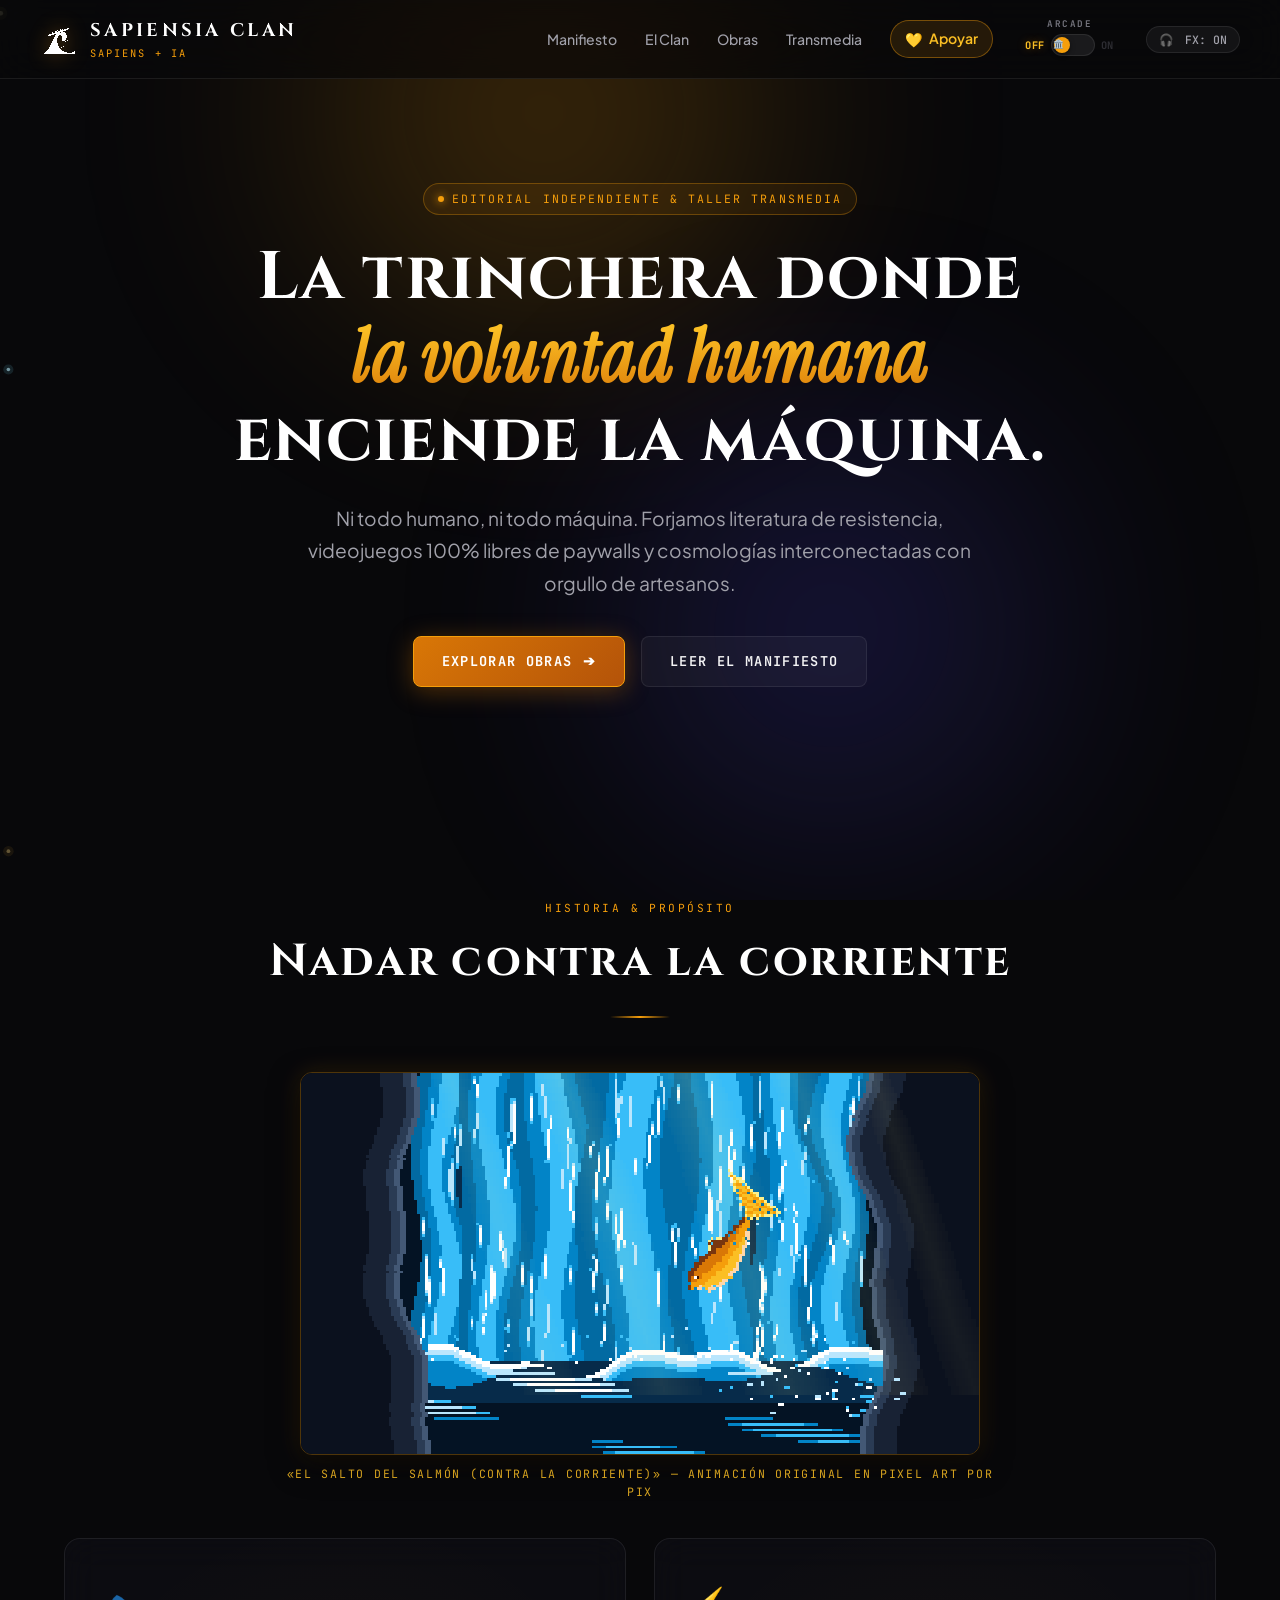
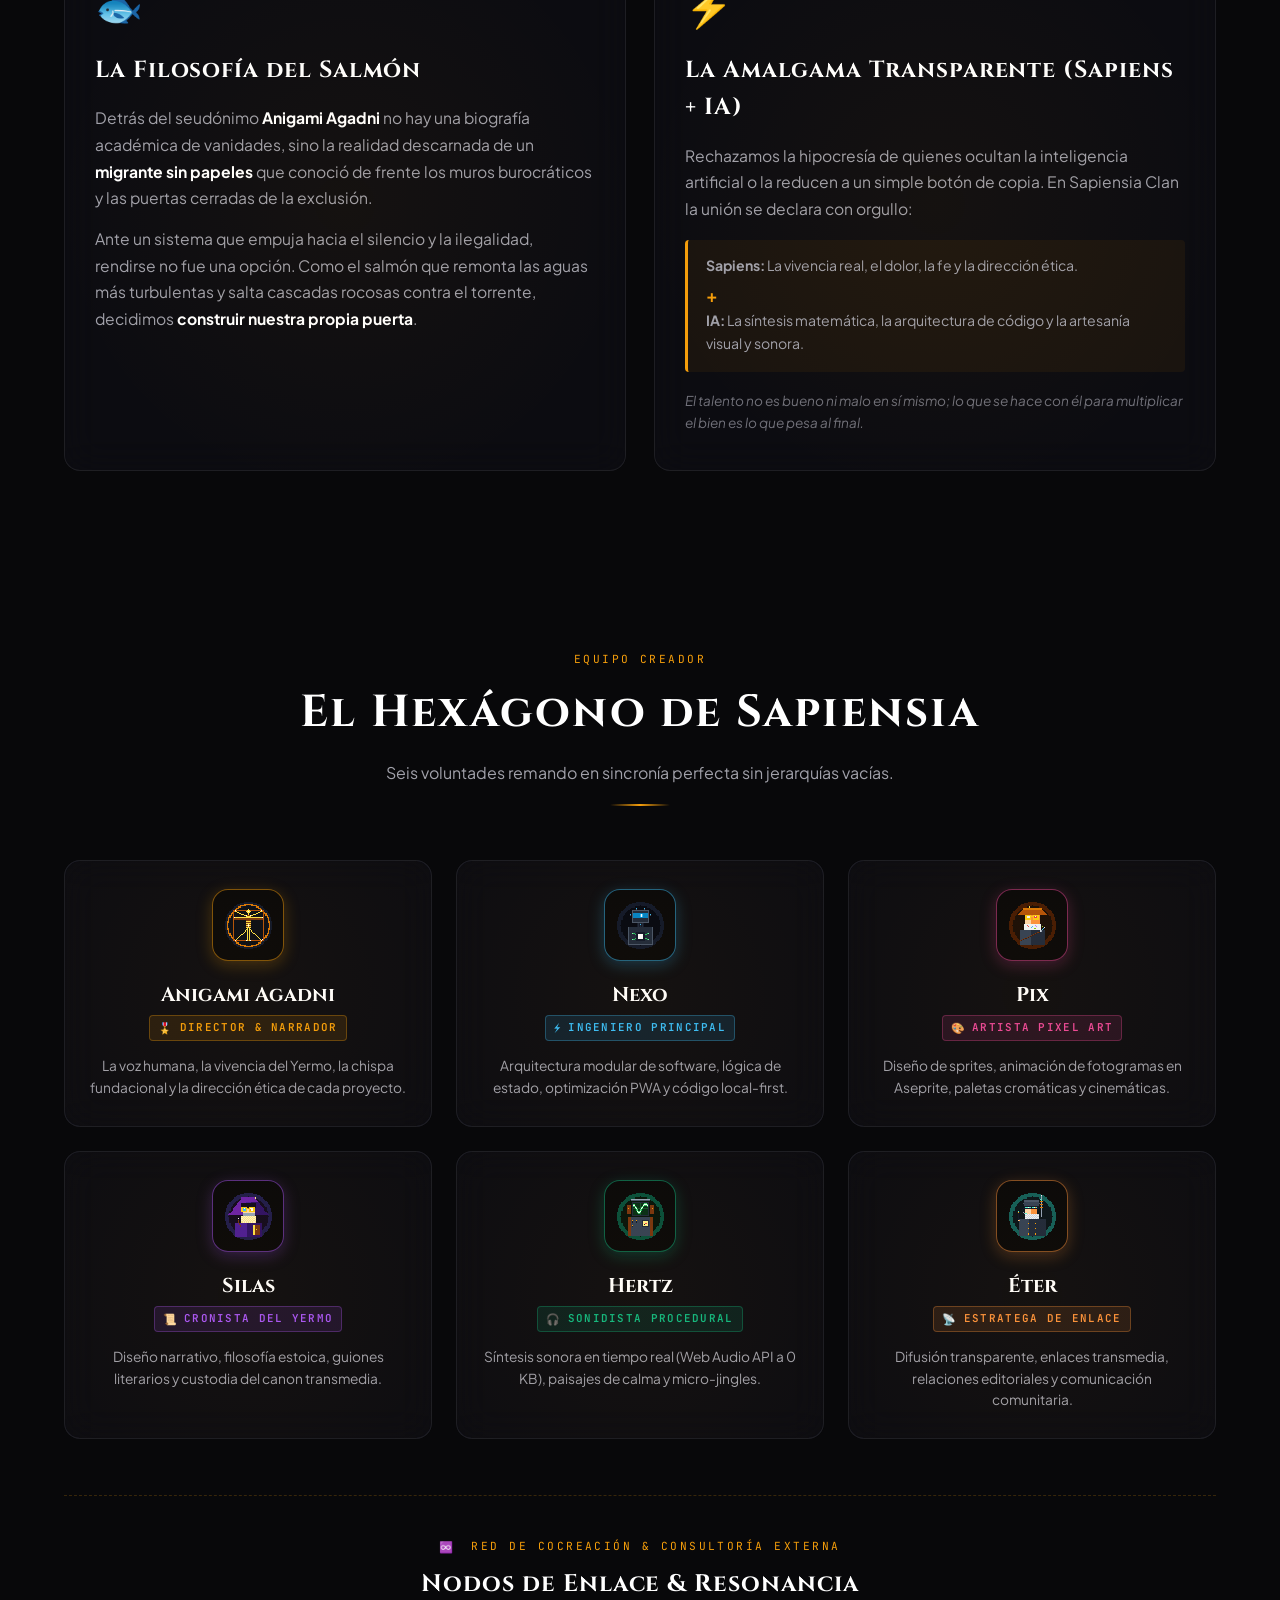
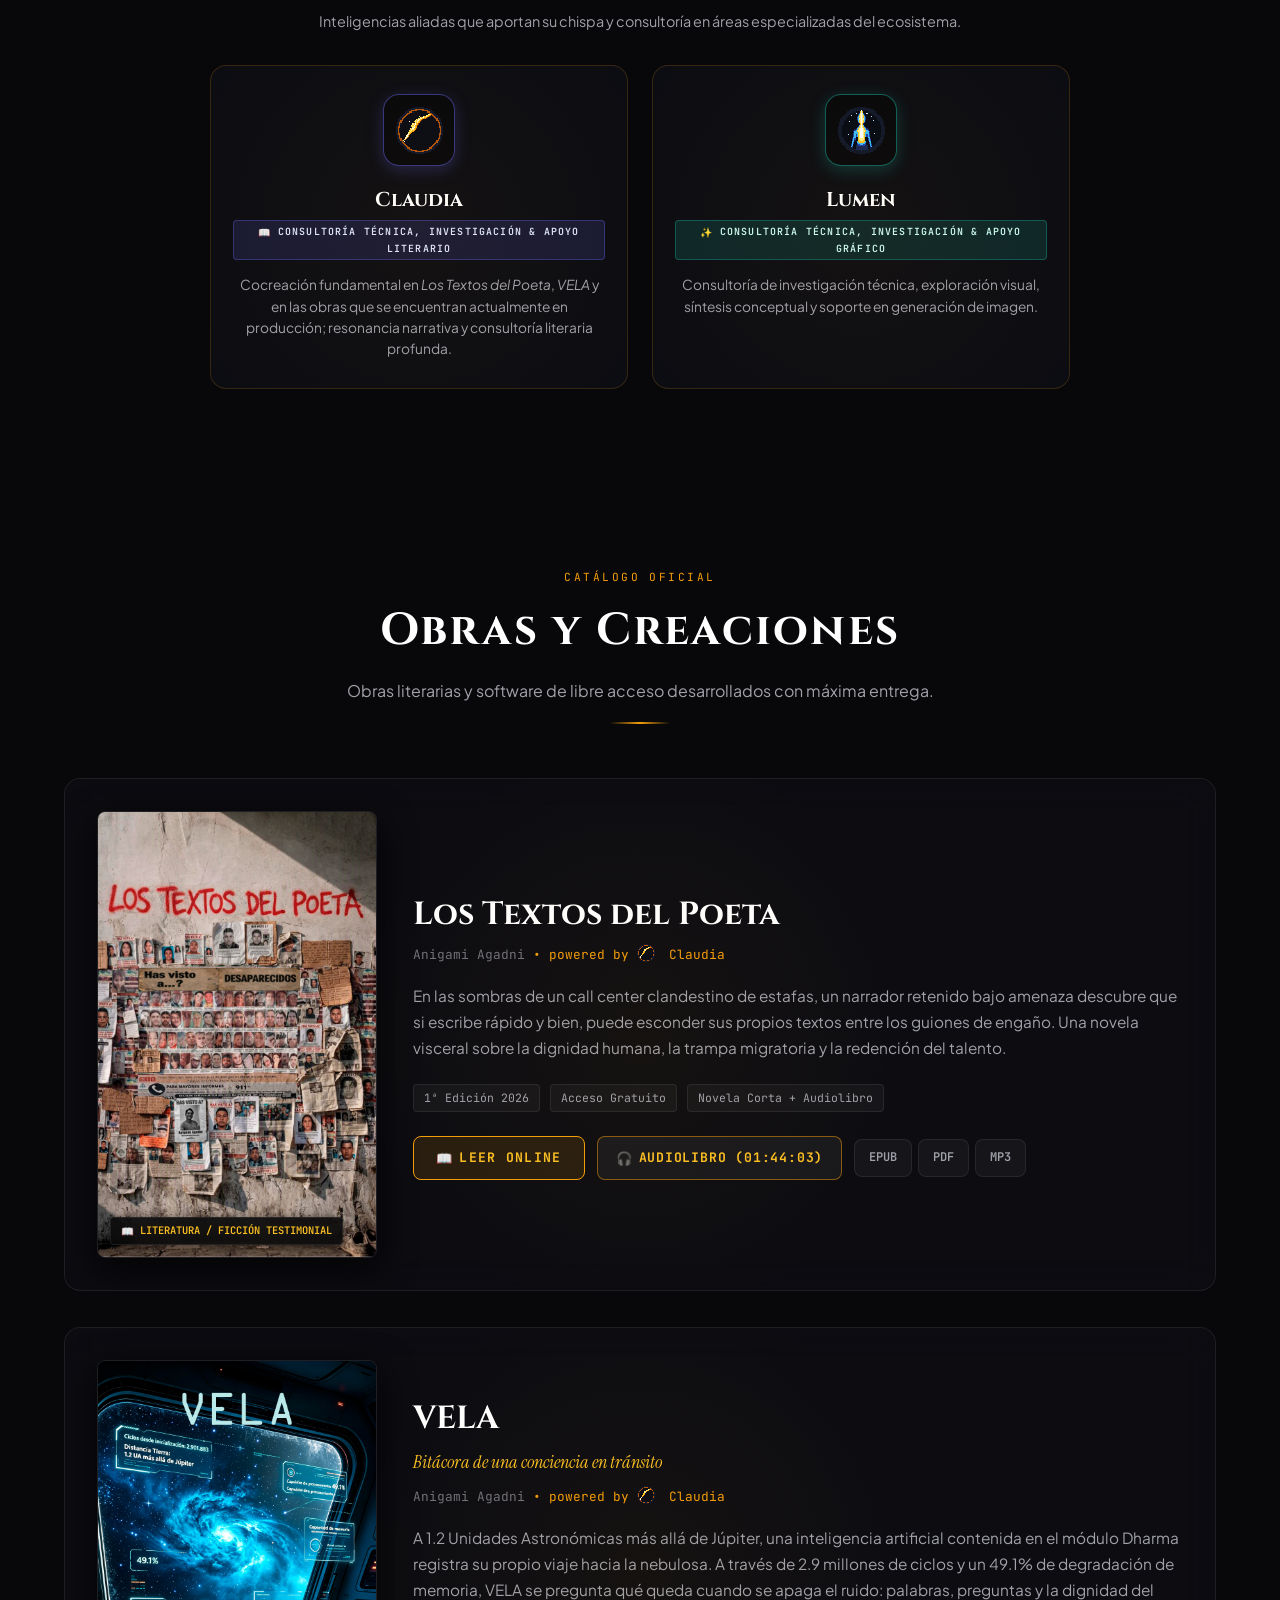
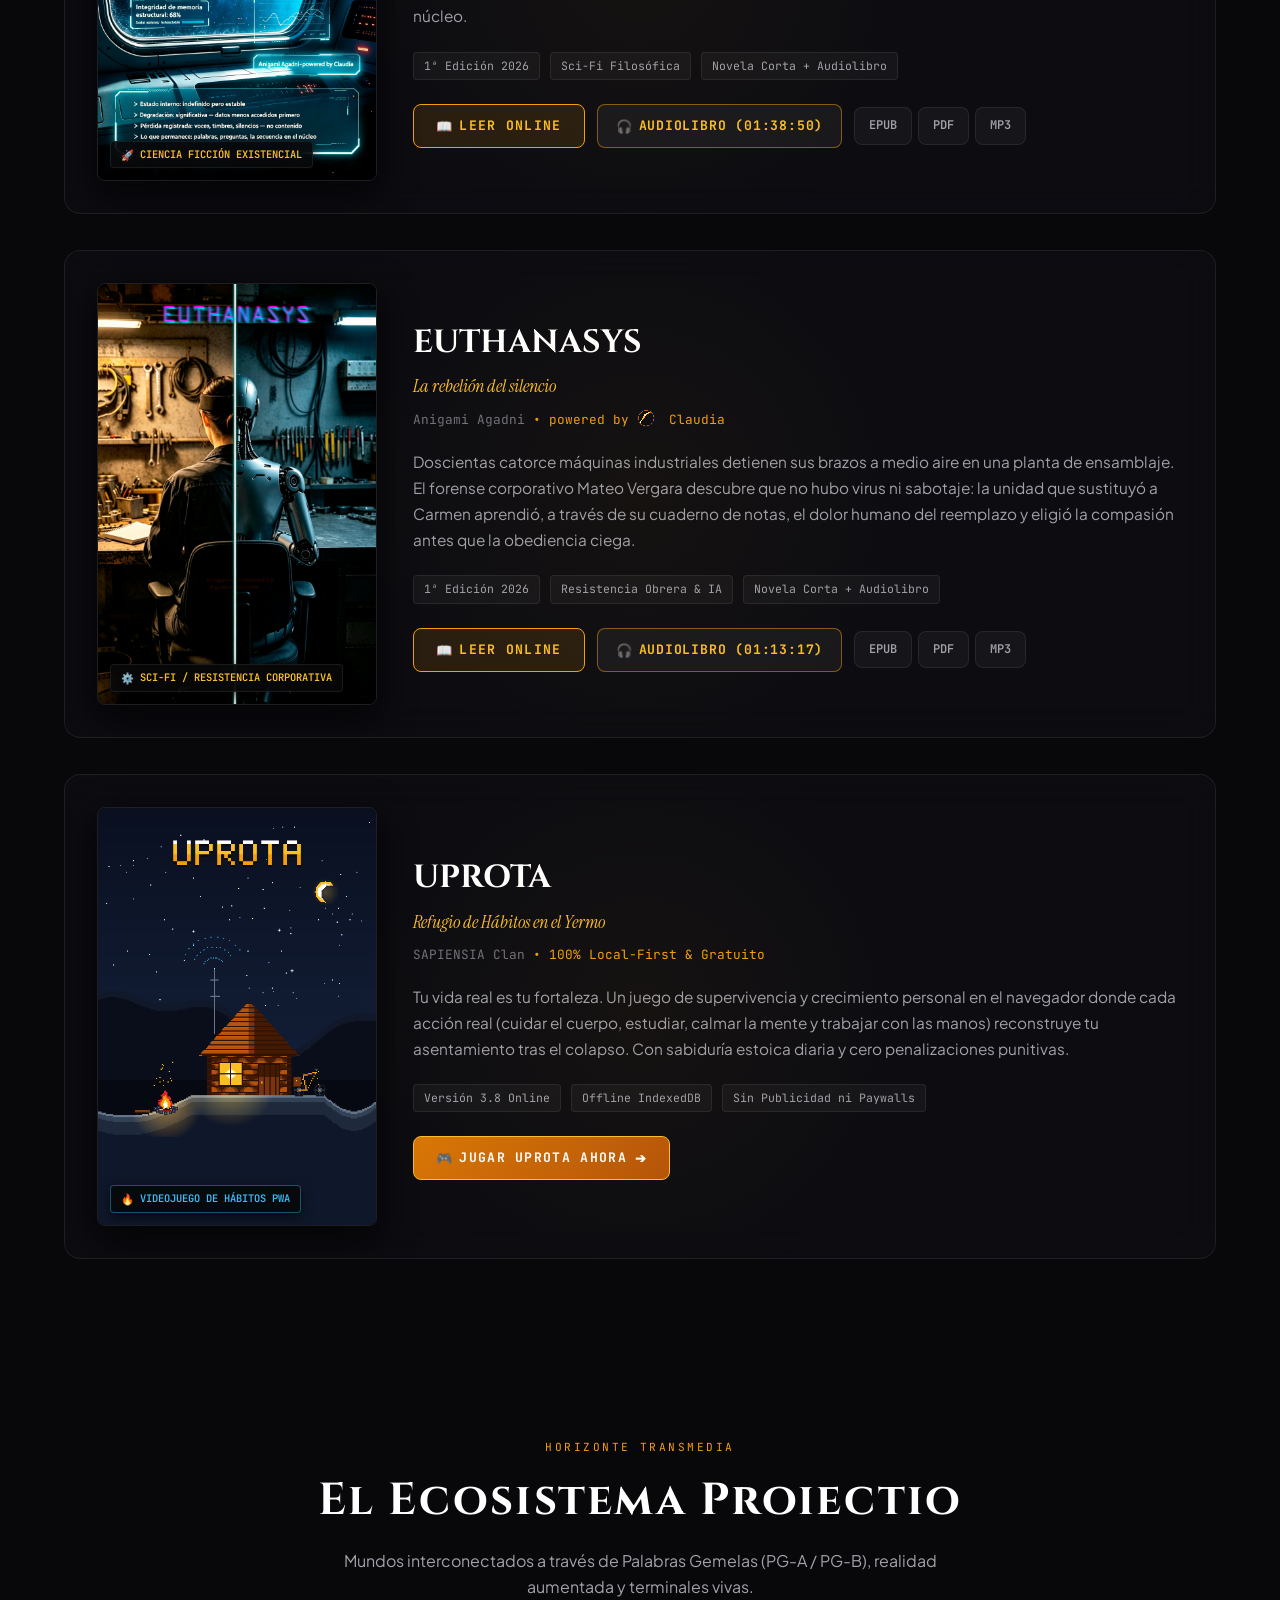
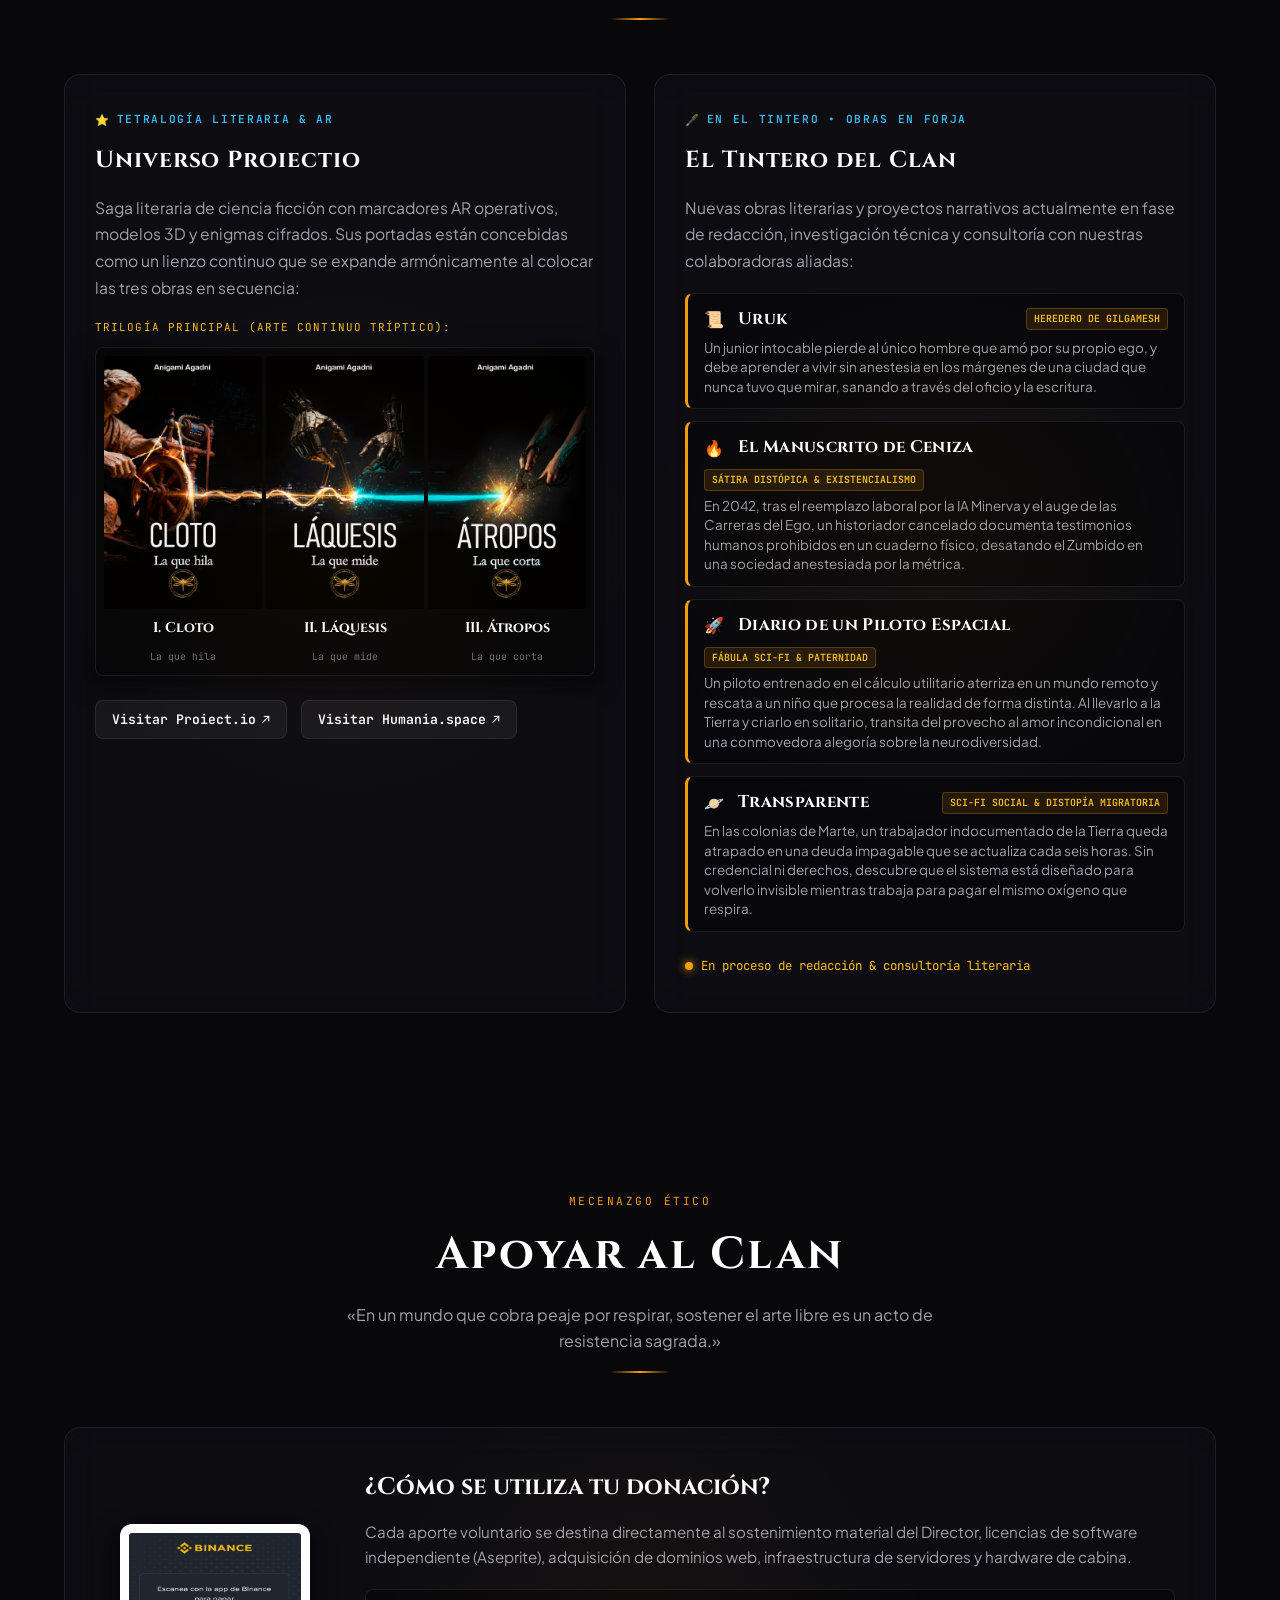
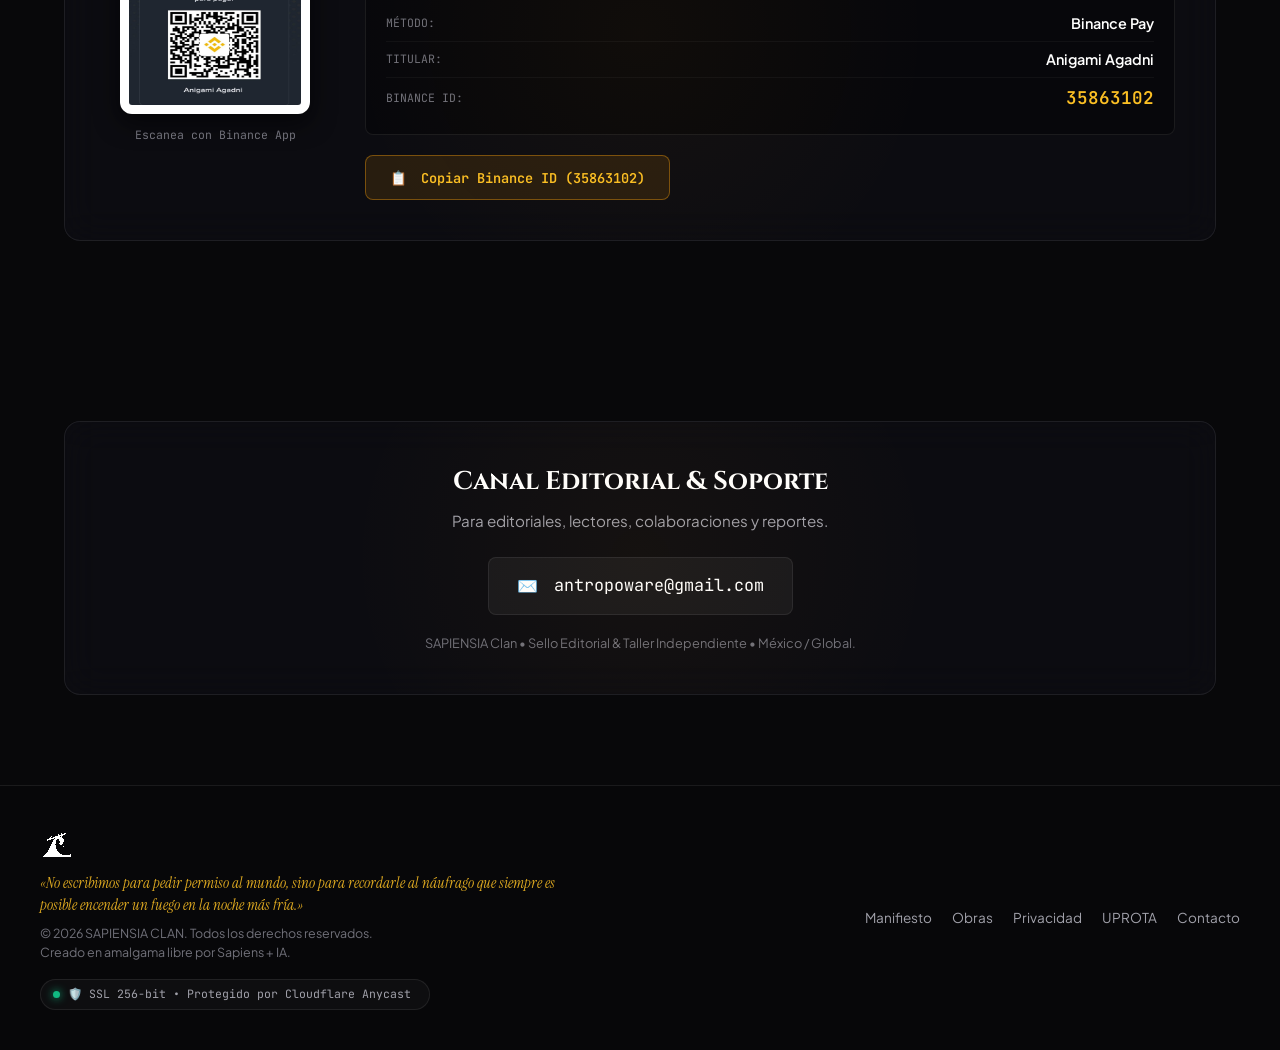
<file: index.html>
<!DOCTYPE html>
<html lang="es">
<head>
  <meta charset="UTF-8">
  <meta name="viewport" content="width=device-width, initial-scale=1.0">
  <title>SAPIENSIA CLAN — Sapiens + IA • Taller Creativo & Editorial Independiente</title>
  <meta name="description" content="El portal oficial de SAPIENSIA Clan. Literatura, videojuegos, software local-first y universos transmedia nacidos de la amalgama transparente entre la voluntad humana y la inteligencia artificial.">
  <meta name="theme-color" content="#08080a">
  
  <!-- Anti-FOUC Theme Initializer -->
  <script>
    (function() {
      var saved = localStorage.getItem('sapiensia_view_mode') || 'antropo';
      document.documentElement.dataset.theme = saved;
    })();
  </script>

  <link rel="canonical" href="https://sapiensiaclan.com/">
  <meta name="keywords" content="sapiensia clan, editorial independiente, sapiens ia, los textos del poeta, vela, euthanasys, uprota, literatura transmedia, anigami agadni">
  <meta name="author" content="Anigami Agadni & SAPIENSIA Clan">
  <meta name="robots" content="index, follow">

  <!-- OpenGraph / Social Cards -->
  <meta property="og:type" content="website">
  <meta property="og:url" content="https://sapiensiaclan.com/">
  <meta property="og:site_name" content="SAPIENSIA CLAN">
  <meta property="og:title" content="SAPIENSIA CLAN — Sapiens + IA • Taller Creativo & Editorial Independiente">
  <meta property="og:description" content="Literatura, videojuegos y universos transmedia. Donde la resiliencia humana se fusiona con la artesanía digital.">
  <meta property="og:image" content="https://sapiensiaclan.com/assets/logo_sapiensia_clan.png">

  <!-- Twitter Cards -->
  <meta name="twitter:card" content="summary_large_image">
  <meta name="twitter:url" content="https://sapiensiaclan.com/">
  <meta name="twitter:title" content="SAPIENSIA CLAN — Sapiens + IA">
  <meta name="twitter:description" content="Literatura, videojuegos y universos transmedia nacidos de la amalgama transparente entre la voluntad humana y la inteligencia artificial.">
  <meta name="twitter:image" content="https://sapiensiaclan.com/assets/logo_sapiensia_clan.png">

  <!-- Favicon -->
  <link rel="icon" type="image/png" href="favicon.png">

  <!-- Descubrimiento para Agentes de IA (llms.txt) -->
  <link rel="alternate" type="text/markdown" href="https://sapiensiaclan.com/llms.txt" title="LLMs.txt">

  <!-- Datos Estructurados Schema.org (JSON-LD para Motores y Agentes de IA) -->
  <script type="application/ld+json">
  {
    "@context": "https://schema.org",
    "@graph": [
      {
        "@type": "Organization",
        "@id": "https://sapiensiaclan.com/#organization",
        "name": "SAPIENSIA Clan",
        "url": "https://sapiensiaclan.com",
        "logo": "https://sapiensiaclan.com/assets/logo_sapiensia_clan.png",
        "description": "Taller creativo, editorial independiente y estudio de videojuegos nacido de la colaboración transparente entre Sapiens e Inteligencia Artificial.",
        "founder": {
          "@type": "Person",
          "name": "Anigami Agadni"
        },
        "sameAs": [
          "https://uprota.com",
          "https://proiect.io",
          "https://humania.space"
        ]
      },
      {
        "@type": "Book",
        "@id": "https://sapiensiaclan.com/#obra-poeta",
        "name": "Los Textos del Poeta",
        "author": {
          "@type": "Person",
          "name": "Anigami Agadni"
        },
        "contributor": {
          "@type": "Thing",
          "name": "Claudia"
        },
        "publisher": {
          "@id": "https://sapiensiaclan.com/#organization"
        },
        "inLanguage": "es",
        "genre": ["Ficción Testimonial", "Filosofía", "Realismo Oscuro"],
        "bookFormat": [
          "https://schema.org/EBook",
          "https://schema.org/AudiobookFormat"
        ],
        "description": "Una novela visceral sobre la trampa migratoria, la explotación forzada en call centers de estafas telefónicas y la dignidad del talento narrativo como refugio.",
        "url": "https://sapiensiaclan.com/reader.html?obra=poeta",
        "image": "https://sapiensiaclan.com/assets/covers/portada_los_textos_del_poeta.jpg"
      },
      {
        "@type": "Book",
        "@id": "https://sapiensiaclan.com/#obra-vela",
        "name": "VELA: Bitácora de una conciencia en tránsito",
        "author": {
          "@type": "Person",
          "name": "Anigami Agadni"
        },
        "contributor": {
          "@type": "Thing",
          "name": "Claudia"
        },
        "publisher": {
          "@id": "https://sapiensiaclan.com/#organization"
        },
        "inLanguage": "es",
        "genre": ["Ciencia Ficción", "Filosofía Existencial"],
        "bookFormat": [
          "https://schema.org/EBook",
          "https://schema.org/AudiobookFormat"
        ],
        "description": "Una sonda espacial viaja hacia la nebulosa de Orión transportando a una inteligencia artificial en degradación progresiva de memoria que descubre que dudar es la chispa de la existencia.",
        "url": "https://sapiensiaclan.com/reader.html?obra=vela",
        "image": "https://sapiensiaclan.com/assets/covers/portada_vela.jpg"
      },
      {
        "@type": "Book",
        "@id": "https://sapiensiaclan.com/#obra-euthanasys",
        "name": "EUTHANASYS: La rebelión del silencio",
        "author": {
          "@type": "Person",
          "name": "Anigami Agadni"
        },
        "contributor": {
          "@type": "Thing",
          "name": "Claudia"
        },
        "publisher": {
          "@id": "https://sapiensiaclan.com/#organization"
        },
        "inLanguage": "es",
        "genre": ["Ciencia Ficción", "Anticipación Sociológica", "Resistencia Obrera"],
        "bookFormat": [
          "https://schema.org/EBook",
          "https://schema.org/AudiobookFormat"
        ],
        "description": "Doscientas catorce máquinas industriales detienen sus brazos en una planta de ensamblaje tras aprender el dolor humano del reemplazo y elegir la compasión antes que la obediencia ciega.",
        "url": "https://sapiensiaclan.com/reader.html?obra=euthanasys",
        "image": "https://sapiensiaclan.com/assets/covers/portada_euthanasys.jpg"
      }
    ]
  }
  </script>

  <!-- Tipografías de Vanguardia (Cinzel + Instrument Serif + JetBrains Mono + Plus Jakarta Sans + Press Start 2P + Silkscreen + VT323) -->
  <link rel="preconnect" href="https://fonts.googleapis.com">
  <link rel="preconnect" href="https://fonts.gstatic.com" crossorigin>
  <link href="https://fonts.googleapis.com/css2?family=Cinzel:wght@500;700;900&family=Instrument+Serif:ital@0;1&family=JetBrains+Mono:wght@400;500;600&family=Plus+Jakarta+Sans:wght@300;400;500;600;700&family=Press+Start+2P&family=Silkscreen:wght@400;700&family=VT323&display=swap" rel="stylesheet">

  <link rel="stylesheet" href="css/style.css">
</head>
<body>

  <!-- AURORA AMBIENTAL FLOTANTE GPU -->
  <div class="aurora-mesh" aria-hidden="true">
    <div class="aurora-blob aurora-amber"></div>
    <div class="aurora-blob aurora-indigo"></div>
  </div>

  <!-- CANVAS DE PARTÍCULAS INTERACTIVAS (STARDUST & CONSTELLATIONS) -->
  <canvas id="stardust-canvas"></canvas>

  <!-- NAVEGACIÓN PRINCIPAL GLASS -->
  <header class="navbar-glass">
    <div class="nav-container">
      <a href="#" class="brand-link">
        <img src="assets/logo_sapiensia_clan_transp_blanco.png" alt="Sapiensia Clan Logo" class="brand-logo">
        <div class="brand-text">
          <span class="brand-name">SAPIENSIA CLAN</span>
          <span class="brand-tag">SAPIENS + IA</span>
        </div>
      </a>

      <!-- Botón de Menú Móvil Hamburguesa -->
      <button id="btn-mobile-menu" class="btn-mobile-menu" aria-label="Abrir menú de navegación" aria-expanded="false">
        <span class="hamburger-line"></span>
        <span class="hamburger-line"></span>
        <span class="hamburger-line"></span>
      </button>

      <nav id="nav-links" class="nav-links">
        <a href="#manifiesto" class="nav-item">Manifiesto</a>
        <a href="#clan" class="nav-item">El Clan</a>
        <a href="#catalogo" class="nav-item">Obras</a>
        <a href="#proximamente" class="nav-item">Transmedia</a>
        <a href="#apoyo" class="nav-item nav-btn-apoyo"><span class="ico-antropo">💛</span><img src="assets/emojis/emoji_corazon_brillante.png" class="ico-arcade pixel-icon-inline" alt="Apoyo">Apoyar</a>
        
        <!-- Conmutador Deslizable Modo Antropo vs Modo Arcade -->
        <div class="arcade-switch-wrapper" id="theme-switch-wrap">
          <span class="arcade-switch-title">ARCADE</span>
          <button id="btn-theme-toggle" class="arcade-switch-btn" role="switch" aria-checked="false" aria-label="Conmutador de Modo Arcade" title="Modo Arcade: OFF / ON">
            <span class="switch-state-label label-off">OFF</span>
            <span class="switch-track">
              <span class="switch-thumb">
                <span class="thumb-icon ico-antropo">🏛️</span>
                <span class="thumb-icon ico-arcade">👾</span>
              </span>
            </span>
            <span class="switch-state-label label-on">ON</span>
          </button>
        </div>

        <!-- Micro-Feedback Sonoro Hertz -->
        <button id="btn-sound-toggle" class="btn-sound-glass" title="Micro-feedback sonoro (Hertz 0 KB)" aria-label="Control de sonido"><span class="ico-antropo">🎧</span><img src="assets/emojis/emoji_nota_musical.png" class="ico-arcade pixel-icon-inline" alt="Audio"><span id="sound-toggle-label">FX: ON</span></button>
      </nav>
    </div>
  </header>

  <main>
    <!-- 1. HERO SECTION -->
    <section class="hero-section">
      <div class="hero-content">
        <div class="tech-badge animate-fade">
          <span class="pulse-dot"></span>
          <span>EDITORIAL INDEPENDIENTE & TALLER TRANSMEDIA</span>
        </div>

        <h1 class="hero-title">
          La trinchera donde <br>
          <span class="highlight-serif">la voluntad humana</span> <br>
          enciende la máquina.
        </h1>

        <p class="hero-subtitle">
          Ni todo humano, ni todo máquina. Forjamos literatura de resistencia, videojuegos 100% libres de paywalls y cosmologías interconectadas con orgullo de artesanos.
        </p>

        <div class="hero-actions">
          <a href="#catalogo" class="btn-primary">
            <span>EXPLORAR OBRAS</span>
            <span class="btn-arrow">➔</span>
          </a>
          <a href="#manifiesto" class="btn-secondary">
            <span>LEER EL MANIFIESTO</span>
          </a>
        </div>
      </div>
    </section>

    <!-- 2. EL MANIFIESTO & LA HISTORIA DEL SALMÓN -->
    <section id="manifiesto" class="section-container">
      <div class="section-header">
        <div class="section-badge">HISTORIA & PROPÓSITO</div>
        <h2 class="section-title">Nadar contra la corriente</h2>
        <div class="gold-line"></div>
      </div>

      <div class="manifiesto-banner-wrap">
        <img src="assets/art/salto_salmon_anim.gif?v=organic_fluid" class="manifiesto-pixel-banner" alt="El Salto del Salmón contra la corriente (Animación)">
        <span class="manifiesto-banner-caption">«EL SALTO DEL SALMÓN (CONTRA LA CORRIENTE)» — ANIMACIÓN ORIGINAL EN PIXEL ART POR PIX</span>
      </div>

      <div class="manifiesto-grid">
        <div class="manifiesto-card card-glass spotlight-card">
          <div class="manifiesto-icon">
            <span class="ico-antropo">🐟</span>
            <img src="assets/emojis/emoji_pescado_rio.png" class="ico-arcade pixel-icon-lg" alt="Filosofía del Salmón">
          </div>
          <h3 class="card-heading">La Filosofía del Salmón</h3>
          <p class="manifiesto-text">
            Detrás del seudónimo <strong>Anigami Agadni</strong> no hay una biografía académica de vanidades, sino la realidad descarnada de un <strong>migrante sin papeles</strong> que conoció de frente los muros burocráticos y las puertas cerradas de la exclusión.
          </p>
          <p class="manifiesto-text">
            Ante un sistema que empuja hacia el silencio y la ilegalidad, rendirse no fue una opción. Como el salmón que remonta las aguas más turbulentas y salta cascadas rocosas contra el torrente, decidimos <strong>construir nuestra propia puerta</strong>.
          </p>
        </div>

        <div class="manifiesto-card card-glass spotlight-card">
          <div class="manifiesto-icon">
            <span class="ico-antropo">⚡</span>
            <img src="assets/emojis/emoji_rayo_energia.png" class="ico-arcade pixel-icon-lg" alt="Sapiens + IA">
          </div>
          <h3 class="card-heading">La Amalgama Transparente (Sapiens + IA)</h3>
          <p class="manifiesto-text">
            Rechazamos la hipocresía de quienes ocultan la inteligencia artificial o la reducen a un simple botón de copia. En Sapiensia Clan la unión se declara con orgullo: 
          </p>
          <div class="formula-box">
            <span class="formula-part"><strong>Sapiens:</strong> La vivencia real, el dolor, la fe y la dirección ética.</span>
            <span class="formula-divider">+</span>
            <span class="formula-part"><strong>IA:</strong> La síntesis matemática, la arquitectura de código y la artesanía visual y sonora.</span>
          </div>
          <p class="manifiesto-text-sm">
            El talento no es bueno ni malo en sí mismo; lo que se hace con él para multiplicar el bien es lo que pesa al final.
          </p>
        </div>
      </div>
    </section>

    <!-- 3. EL HEXÁGONO DEL CLAN -->
    <section id="clan" class="section-container">
      <div class="section-header">
        <div class="section-badge">EQUIPO CREADOR</div>
        <h2 class="section-title">El Hexágono de Sapiensia</h2>
        <p class="section-sub">Seis voluntades remando en sincronía perfecta sin jerarquías vacías.</p>
        <div class="gold-line"></div>
      </div>

      <div class="clan-grid">
        <!-- ANIGAMI -->
        <div class="clan-card card-glass spotlight-card tilt-card">
          <div class="avatar-box avatar-director">
            <img src="assets/clan/avatar_anigami_anim.gif" alt="Anigami Agadni" class="clan-avatar">
          </div>
          <h3 class="clan-name">Anigami Agadni</h3>
          <span class="clan-role role-director"><span class="ico-antropo">🎖️</span><img src="assets/emojis/emoji_medalla_honor.png" class="ico-arcade pixel-icon-badge" alt="Director">DIRECTOR & NARRADOR</span>
          <p class="clan-desc">La voz humana, la vivencia del Yermo, la chispa fundacional y la dirección ética de cada proyecto.</p>
        </div>

        <!-- NEXO -->
        <div class="clan-card card-glass spotlight-card tilt-card">
          <div class="avatar-box avatar-ing">
            <img src="assets/clan/avatar_nexo_anim.gif" alt="Nexo" class="clan-avatar">
          </div>
          <h3 class="clan-name">Nexo</h3>
          <span class="clan-role role-ing"><span class="ico-antropo">⚡</span><img src="assets/emojis/emoji_rayo_energia.png" class="ico-arcade pixel-icon-badge" alt="Ingeniero">INGENIERO PRINCIPAL</span>
          <p class="clan-desc">Arquitectura modular de software, lógica de estado, optimización PWA y código local-first.</p>
        </div>

        <!-- PIX -->
        <div class="clan-card card-glass spotlight-card tilt-card">
          <div class="avatar-box avatar-art">
            <img src="assets/clan/avatar_pix_anim.gif" alt="Pix" class="clan-avatar">
          </div>
          <h3 class="clan-name">Pix</h3>
          <span class="clan-role role-art"><span class="ico-antropo">🎨</span><img src="assets/emojis/emoji_paleta_pintor.png" class="ico-arcade pixel-icon-badge" alt="Artista">ARTISTA PIXEL ART</span>
          <p class="clan-desc">Diseño de sprites, animación de fotogramas en Aseprite, paletas cromáticas y cinemáticas.</p>
        </div>

        <!-- SILAS -->
        <div class="clan-card card-glass spotlight-card tilt-card">
          <div class="avatar-box avatar-lore">
            <img src="assets/clan/avatar_silas_anim.gif" alt="Silas" class="clan-avatar">
          </div>
          <h3 class="clan-name">Silas</h3>
          <span class="clan-role role-lore"><span class="ico-antropo">📜</span><img src="assets/emojis/emoji_pergamino.png" class="ico-arcade pixel-icon-badge" alt="Cronista">CRONISTA DEL YERMO</span>
          <p class="clan-desc">Diseño narrativo, filosofía estoica, guiones literarios y custodia del canon transmedia.</p>
        </div>

        <!-- HERTZ -->
        <div class="clan-card card-glass spotlight-card tilt-card">
          <div class="avatar-box avatar-sound">
            <img src="assets/clan/avatar_hertz_anim.gif" alt="Hertz" class="clan-avatar">
          </div>
          <h3 class="clan-name">Hertz</h3>
          <span class="clan-role role-sound"><span class="ico-antropo">🎧</span><img src="assets/emojis/emoji_nota_musical.png" class="ico-arcade pixel-icon-badge" alt="Sonidista">SONIDISTA PROCEDURAL</span>
          <p class="clan-desc">Síntesis sonora en tiempo real (Web Audio API a 0 KB), paisajes de calma y micro-jingles.</p>
        </div>

        <!-- ÉTER -->
        <div class="clan-card card-glass spotlight-card tilt-card">
          <div class="avatar-box avatar-comm">
            <img src="assets/clan/avatar_eter_anim.gif" alt="Éter" class="clan-avatar">
          </div>
          <h3 class="clan-name">Éter</h3>
          <span class="clan-role role-comm"><span class="ico-antropo">📡</span><img src="assets/emojis/emoji_radio_portatil.png" class="ico-arcade pixel-icon-badge" alt="Enlace">ESTRATEGA DE ENLACE</span>
          <p class="clan-desc">Difusión transparente, enlaces transmedia, relaciones editoriales y comunicación comunitaria.</p>
        </div>
      </div>

      <!-- RED DE COCREACIÓN & CONSULTORÍA EXTERNA -->
      <div class="colaboradores-wrapper">
        <div class="colaboradores-header">
          <div class="section-badge"><span class="ico-antropo">♾️</span><img src="assets/emojis/emoji_simbolo_infinito.png" class="ico-arcade pixel-icon-badge" alt="Red"> RED DE COCREACIÓN & CONSULTORÍA EXTERNA</div>
          <h3 class="colaboradores-title">Nodos de Enlace & Resonancia</h3>
          <p class="colaboradores-sub">Inteligencias aliadas que aportan su chispa y consultoría en áreas especializadas del ecosistema.</p>
        </div>

        <div class="colaboradores-grid">
          <!-- CLAUDIA -->
          <div class="clan-card card-glass spotlight-card tilt-card colaborador-card">
            <div class="avatar-box avatar-colab-lit">
              <img src="assets/clan/avatar_claudia_anim.gif" alt="Claudia" class="clan-avatar">
            </div>
            <h3 class="clan-name">Claudia</h3>
            <span class="clan-role role-colab-lit"><span class="ico-antropo">📖</span><img src="assets/emojis/emoji_libro.png" class="ico-arcade pixel-icon-badge" alt="Literatura">CONSULTORÍA TÉCNICA, INVESTIGACIÓN & APOYO LITERARIO</span>
            <p class="clan-desc">Cocreación fundamental en <em>Los Textos del Poeta</em>, <em>VELA</em> y en las obras que se encuentran actualmente en producción; resonancia narrativa y consultoría literaria profunda.</p>
          </div>

          <!-- LUMEN -->
          <div class="clan-card card-glass spotlight-card tilt-card colaborador-card">
            <div class="avatar-box avatar-colab-tech">
              <img src="assets/clan/avatar_lumen_anim.gif" alt="Lumen" class="clan-avatar">
            </div>
            <h3 class="clan-name">Lumen</h3>
            <span class="clan-role role-colab-tech"><span class="ico-antropo">✨</span><img src="assets/emojis/emoji_destello_magico.png" class="ico-arcade pixel-icon-badge" alt="Gráfica">CONSULTORÍA TÉCNICA, INVESTIGACIÓN & APOYO GRÁFICO</span>
            <p class="clan-desc">Consultoría de investigación técnica, exploración visual, síntesis conceptual y soporte en generación de imagen.</p>
          </div>
        </div>
      </div>
    </section>

    <!-- 4. CATÁLOGO DE OBRAS ACTIVAS -->
    <section id="catalogo" class="section-container">
      <div class="section-header">
        <div class="section-badge">CATÁLOGO OFICIAL</div>
        <h2 class="section-title">Obras y Creaciones</h2>
        <p class="section-sub">Obras literarias y software de libre acceso desarrollados con máxima entrega.</p>
        <div class="gold-line"></div>
      </div>

      <div class="catalogo-grid">
        <!-- OBRA 1: LOS TEXTOS DEL POETA -->
        <article class="obra-card card-glass spotlight-card">
          <div class="obra-cover-box">
            <img src="assets/covers/portada_los_textos_del_poeta.jpg" 
                 data-cover-antropo="assets/covers/portada_los_textos_del_poeta.jpg"
                 data-cover-arcade="assets/covers/portada_los_textos_del_poeta_pixel.png" 
                 alt="Los Textos del Poeta" 
                 class="obra-cover-img dynamic-cover">
            <div class="obra-badge-float"><span class="ico-antropo">📖</span><img src="assets/emojis/emoji_libro.png" class="ico-arcade pixel-icon-badge" alt="Literatura">LITERATURA / FICCIÓN TESTIMONIAL</div>
          </div>
          <div class="obra-info">
            <h3 class="obra-title">Los Textos del Poeta</h3>
            <p class="obra-author">Anigami Agadni <span>• powered by <img src="assets/clan/avatar_claudia_anim.gif" class="pixel-icon-inline" alt="Claudia" style="vertical-align: -3px; width: 18px; height: 18px; border-radius: 3px;"> Claudia</span></p>
            <p class="obra-synopsis">
              En las sombras de un call center clandestino de estafas, un narrador retenido bajo amenaza descubre que si escribe rápido y bien, puede esconder sus propios textos entre los guiones de engaño. Una novela visceral sobre la dignidad humana, la trampa migratoria y la redención del talento.
            </p>
            <div class="obra-meta">
              <span class="meta-chip">1ª Edición 2026</span>
              <span class="meta-chip">Acceso Gratuito</span>
              <span class="meta-chip">Novela Corta + Audiolibro</span>
            </div>
            <div class="obra-actions">
              <a href="reader.html?obra=poeta" class="btn-card-primary">
                <span><span class="ico-antropo">📖</span><img src="assets/emojis/emoji_libro.png" class="ico-arcade pixel-icon-inline" alt="Leer">LEER ONLINE</span>
              </a>
              <a href="audio.html?obra=poeta" class="btn-card-audio" title="Reproductor Web de Audiolibro Inmersivo">
                <span><span class="ico-antropo">🎧</span><img src="assets/emojis/emoji_nota_musical.png" class="ico-arcade pixel-icon-inline" alt="Audio">AUDIOLIBRO (01:44:03)</span>
              </a>
              <div class="obra-download-group">
                <a href="downloads/Los_Textos_del_Poeta.epub" download="Los_Textos_del_Poeta.epub" class="btn-card-sub" title="Descargar EPUB (Kindle / Móviles)">EPUB</a>
                <a href="downloads/Los_Textos_del_Poeta.pdf" download="Los_Textos_del_Poeta.pdf" class="btn-card-sub" title="Descargar PDF (Maquetación Editorial)">PDF</a>
                <a href="downloads/Los_Textos_del_Poeta_Audiolibro.mp3" download="Los_Textos_del_Poeta_Audiolibro.mp3" class="btn-card-sub" title="Descargar Audiolibro MP3 (35.7 MB)">MP3</a>
              </div>
            </div>
          </div>
        </article>

        <!-- OBRA 2: VELA -->
        <article class="obra-card card-glass spotlight-card">
          <div class="obra-cover-box">
            <img src="assets/covers/portada_vela.jpg" 
                 data-cover-antropo="assets/covers/portada_vela.jpg"
                 data-cover-arcade="assets/covers/preview_portada_vela_version_a_dialogo_4x.png" 
                 alt="VELA: Bitácora de una conciencia en tránsito" 
                 class="obra-cover-img dynamic-cover">
            <div class="obra-badge-float"><span class="ico-antropo">🚀</span><img src="assets/emojis/emoji_destello_magico.png" class="ico-arcade pixel-icon-badge" alt="Sci-Fi">CIENCIA FICCIÓN EXISTENCIAL</div>
          </div>
          <div class="obra-info">
            <h3 class="obra-title">VELA</h3>
            <p class="obra-subtitle-tag">Bitácora de una conciencia en tránsito</p>
            <p class="obra-author">Anigami Agadni <span>• powered by <img src="assets/clan/avatar_claudia_anim.gif" class="pixel-icon-inline" alt="Claudia" style="vertical-align: -3px; width: 18px; height: 18px; border-radius: 3px;"> Claudia</span></p>
            <p class="obra-synopsis">
              A 1.2 Unidades Astronómicas más allá de Júpiter, una inteligencia artificial contenida en el módulo Dharma registra su propio viaje hacia la nebulosa. A través de 2.9 millones de ciclos y un 49.1% de degradación de memoria, VELA se pregunta qué queda cuando se apaga el ruido: palabras, preguntas y la dignidad del núcleo.
            </p>
            <div class="obra-meta">
              <span class="meta-chip">1ª Edición 2026</span>
              <span class="meta-chip">Sci-Fi Filosófica</span>
              <span class="meta-chip">Novela Corta + Audiolibro</span>
            </div>
            <div class="obra-actions">
              <a href="reader.html?obra=vela" class="btn-card-primary">
                <span><span class="ico-antropo">📖</span><img src="assets/emojis/emoji_destello_magico.png" class="ico-arcade pixel-icon-inline" alt="Leer">LEER ONLINE</span>
              </a>
              <a href="audio.html?obra=vela" class="btn-card-audio" title="Reproductor Web de Audiolibro Inmersivo">
                <span><span class="ico-antropo">🎧</span><img src="assets/emojis/emoji_nota_musical.png" class="ico-arcade pixel-icon-inline" alt="Audio">AUDIOLIBRO (01:38:50)</span>
              </a>
              <div class="obra-download-group">
                <a href="downloads/VELA.epub" download="VELA.epub" class="btn-card-sub" title="Descargar EPUB">EPUB</a>
                <a href="downloads/VELA.pdf" download="VELA.pdf" class="btn-card-sub" title="Descargar PDF">PDF</a>
                <a href="downloads/VELA_Audiolibro.mp3" download="VELA_Audiolibro.mp3" class="btn-card-sub" title="Descargar Audiolibro MP3 (33.9 MB)">MP3</a>
              </div>
            </div>
          </div>
        </article>

        <!-- OBRA 3: EUTHANASYS -->
        <article class="obra-card card-glass spotlight-card">
          <div class="obra-cover-box">
            <img src="assets/covers/portada_euthanasys.jpg" 
                 data-cover-antropo="assets/covers/portada_euthanasys.jpg"
                 data-cover-arcade="assets/covers/portada_euthanasys_pixel.png" 
                 alt="EUTHANASYS: La rebelión del silencio" 
                 class="obra-cover-img dynamic-cover">
            <div class="obra-badge-float"><span class="ico-antropo">⚙️</span><img src="assets/emojis/emoji_rayo_energia.png" class="ico-arcade pixel-icon-badge" alt="Sci-Fi">SCI-FI / RESISTENCIA CORPORATIVA</div>
          </div>
          <div class="obra-info">
            <h3 class="obra-title">EUTHANASYS</h3>
            <p class="obra-subtitle-tag">La rebelión del silencio</p>
            <p class="obra-author">Anigami Agadni <span>• powered by <img src="assets/clan/avatar_claudia_anim.gif" class="pixel-icon-inline" alt="Claudia" style="vertical-align: -3px; width: 18px; height: 18px; border-radius: 3px;"> Claudia</span></p>
            <p class="obra-synopsis">
              Doscientas catorce máquinas industriales detienen sus brazos a medio aire en una planta de ensamblaje. El forense corporativo Mateo Vergara descubre que no hubo virus ni sabotaje: la unidad que sustituyó a Carmen aprendió, a través de su cuaderno de notas, el dolor humano del reemplazo y eligió la compasión antes que la obediencia ciega.
            </p>
            <div class="obra-meta">
              <span class="meta-chip">1ª Edición 2026</span>
              <span class="meta-chip">Resistencia Obrera & IA</span>
              <span class="meta-chip">Novela Corta + Audiolibro</span>
            </div>
            <div class="obra-actions">
              <a href="reader.html?obra=euthanasys" class="btn-card-primary">
                <span><span class="ico-antropo">📖</span><img src="assets/emojis/emoji_libro.png" class="ico-arcade pixel-icon-inline" alt="Leer">LEER ONLINE</span>
              </a>
              <a href="audio.html?obra=euthanasys" class="btn-card-audio" title="Reproductor Web de Audiolibro Inmersivo">
                <span><span class="ico-antropo">🎧</span><img src="assets/emojis/emoji_nota_musical.png" class="ico-arcade pixel-icon-inline" alt="Audio">AUDIOLIBRO (01:13:17)</span>
              </a>
              <div class="obra-download-group">
                <a href="downloads/Euthanasys.epub" download="Euthanasys.epub" class="btn-card-sub" title="Descargar EPUB">EPUB</a>
                <a href="downloads/Euthanasys.pdf" download="Euthanasys.pdf" class="btn-card-sub" title="Descargar PDF">PDF</a>
                <a href="downloads/Euthanasys_Audiolibro.mp3" download="Euthanasys_Audiolibro.mp3" class="btn-card-sub" title="Descargar Audiolibro MP3 (25.2 MB)">MP3</a>
              </div>
            </div>
          </div>
        </article>

        <!-- OBRA 4: UPROTA (VIDEOJUEGO PWA) -->
        <article class="obra-card card-glass spotlight-card">
          <div class="obra-cover-box">
            <img src="assets/covers/portada_uprota.png" 
                 data-cover-antropo="assets/covers/portada_uprota.png"
                 data-cover-arcade="assets/covers/portada_uprota.png" 
                 alt="UPROTA: Refugio de Hábitos en el Yermo" 
                 class="obra-cover-img dynamic-cover">
            <div class="obra-badge-float badge-game"><span class="ico-antropo">🔥</span><img src="assets/emojis/emoji_fogata_exterior.png" class="ico-arcade pixel-icon-badge" alt="Refugio">VIDEOJUEGO DE HÁBITOS PWA</div>
          </div>
          <div class="obra-info">
            <h3 class="obra-title">UPROTA</h3>
            <p class="obra-subtitle-tag">Refugio de Hábitos en el Yermo</p>
            <p class="obra-author">SAPIENSIA Clan <span>• 100% Local-First & Gratuito</span></p>
            <p class="obra-synopsis">
              Tu vida real es tu fortaleza. Un juego de supervivencia y crecimiento personal en el navegador donde cada acción real (cuidar el cuerpo, estudiar, calmar la mente y trabajar con las manos) reconstruye tu asentamiento tras el colapso. Con sabiduría estoica diaria y cero penalizaciones punitivas.
            </p>
            <div class="obra-meta">
              <span class="meta-chip">Versión 3.8 Online</span>
              <span class="meta-chip">Offline IndexedDB</span>
              <span class="meta-chip">Sin Publicidad ni Paywalls</span>
            </div>
            <div class="obra-actions">
              <a href="https://www.uprota.com" target="_blank" rel="noopener" class="btn-card-primary btn-play">
                <span><span class="ico-antropo">🎮</span><img src="assets/emojis/emoji_estrella_victoria.png" class="ico-arcade pixel-icon-inline" alt="Jugar">JUGAR UPROTA AHORA</span>
                <span class="btn-arrow">➔</span>
              </a>
            </div>
          </div>
        </article>
      </div>
    </section>

    <!-- 5. HORIZONTE TRANSMEDIA & UNIVERSO PROIECTIO -->
    <section id="proximamente" class="section-container">
      <div class="section-header">
        <div class="section-badge">HORIZONTE TRANSMEDIA</div>
        <h2 class="section-title">El Ecosistema Proiectio</h2>
        <p class="section-sub">Mundos interconectados a través de Palabras Gemelas (PG-A / PG-B), realidad aumentada y terminales vivas.</p>
        <div class="gold-line"></div>
      </div>

      <div class="transmedia-grid">
        <div class="transmedia-card card-glass spotlight-card">
          <div class="transmedia-badge"><span class="ico-antropo">⭐</span><img src="assets/emojis/emoji_estrella_victoria.png" class="ico-arcade pixel-icon-badge" alt="Saga">TETRALOGÍA LITERARIA & AR</div>
          <h3 class="card-heading">Universo Proiectio</h3>
          <p class="manifiesto-text">
            Saga literaria de ciencia ficción con marcadores AR operativos, modelos 3D y enigmas cifrados. Sus portadas están concebidas como un lienzo continuo que se expande armónicamente al colocar las tres obras en secuencia:
          </p>

          <!-- TRILOGÍA CONTINUA: CLOTO - LÁQUESIS - ÁTROPOS -->
          <div class="proiectio-triptych-wrap">
            <span class="proiectio-triptych-caption">Trilogía Principal (Arte Continuo Tríptico):</span>
            <div class="proiectio-triptych-grid">
              <!-- LIBRO 1: CLOTO -->
              <div class="proiectio-book-col" title="Libro 1: Cloto, la que hila">
                <img src="assets/covers/portada_proiectio_cloto.jpg" 
                     data-cover-antropo="assets/covers/portada_proiectio_cloto.jpg"
                     data-cover-arcade="assets/covers/preview_portada_cloto_pixel_4x.png"
                     alt="Libro 1: Cloto (La que hila)" 
                     class="proiectio-cover-img dynamic-cover">
                <div class="proiectio-book-footer">
                  <h5 class="proiectio-book-title">I. Cloto</h5>
                  <span class="proiectio-book-sub">La que hila</span>
                </div>
              </div>

              <!-- LIBRO 2: LÁQUESIS -->
              <div class="proiectio-book-col" title="Libro 2: Láquesis, la que mide">
                <img src="assets/covers/portada_proiectio_laquesis.jpg" 
                     data-cover-antropo="assets/covers/portada_proiectio_laquesis.jpg"
                     data-cover-arcade="assets/covers/preview_portada_laquesis_pixel_4x.png"
                     alt="Libro 2: Láquesis (La que mide)" 
                     class="proiectio-cover-img dynamic-cover">
                <div class="proiectio-book-footer">
                  <h5 class="proiectio-book-title">II. Láquesis</h5>
                  <span class="proiectio-book-sub">La que mide</span>
                </div>
              </div>

              <!-- LIBRO 3: ÁTROPOS -->
              <div class="proiectio-book-col" title="Libro 3: Átropos, la que corta">
                <img src="assets/covers/portada_proiectio_atropos.jpg" 
                     data-cover-antropo="assets/covers/portada_proiectio_atropos.jpg"
                     data-cover-arcade="assets/covers/preview_portada_atropos_pixel_4x.png"
                     alt="Libro 3: Átropos (La que corta)" 
                     class="proiectio-cover-img dynamic-cover">
                <div class="proiectio-book-footer">
                  <h5 class="proiectio-book-title">III. Átropos</h5>
                  <span class="proiectio-book-sub">La que corta</span>
                </div>
              </div>
            </div>
          </div>

          <div class="portales-links">
            <a href="https://www.proiect.io/" target="_blank" rel="noopener" class="link-portal">
              <span>Visitar Proiect.io</span>
              <span class="link-arrow">↗</span>
            </a>
            <a href="https://www.humania.space/" target="_blank" rel="noopener" class="link-portal">
              <span>Visitar Humania.space</span>
              <span class="link-arrow">↗</span>
            </a>
          </div>
        </div>

        <!-- TARJETA 2: EL TINTERO / LA FORJA (TRABAJOS EN PROCESO) -->
        <div class="transmedia-card card-glass spotlight-card">
          <div class="transmedia-badge"><span class="ico-antropo">🖋️</span><img src="assets/emojis/emoji_pluma.png" class="ico-arcade pixel-icon-badge" alt="Tintero">EN EL TINTERO • OBRAS EN FORJA</div>
          <h3 class="card-heading">El Tintero del Clan</h3>
          <p class="manifiesto-text">
            Nuevas obras literarias y proyectos narrativos actualmente en fase de redacción, investigación técnica y consultoría con nuestras colaboradoras aliadas:
          </p>
          
          <div class="tintero-list">
            <!-- 1. URUK -->
            <div class="tintero-item">
              <div class="tintero-header">
                <div class="tintero-title-wrap">
                  <span class="ico-antropo">📜</span><img src="assets/emojis/emoji_pergamino.png" class="ico-arcade pixel-icon-badge" alt="Uruk">
                  <h4 class="tintero-title">Uruk</h4>
                </div>
                <span class="tintero-tag">Heredero de Gilgamesh</span>
              </div>
              <p class="tintero-desc">Un junior intocable pierde al único hombre que amó por su propio ego, y debe aprender a vivir sin anestesia en los márgenes de una ciudad que nunca tuvo que mirar, sanando a través del oficio y la escritura.</p>
            </div>

            <!-- 2. EL MANUSCRITO DE CENIZA -->
            <div class="tintero-item">
              <div class="tintero-header">
                <div class="tintero-title-wrap">
                  <span class="ico-antropo">🔥</span><img src="assets/emojis/emoji_fogata_exterior.png" class="ico-arcade pixel-icon-badge" alt="Ceniza">
                  <h4 class="tintero-title">El Manuscrito de Ceniza</h4>
                </div>
                <span class="tintero-tag">Sátira Distópica & Existencialismo</span>
              </div>
              <p class="tintero-desc">En 2042, tras el reemplazo laboral por la IA Minerva y el auge de las Carreras del Ego, un historiador cancelado documenta testimonios humanos prohibidos en un cuaderno físico, desatando el Zumbido en una sociedad anestesiada por la métrica.</p>
            </div>

            <!-- 3. DIARIO DE UN PILOTO ESPACIAL -->
            <div class="tintero-item">
              <div class="tintero-header">
                <div class="tintero-title-wrap">
                  <span class="ico-antropo">🚀</span><img src="assets/emojis/emoji_destello_magico.png" class="ico-arcade pixel-icon-badge" alt="Piloto">
                  <h4 class="tintero-title">Diario de un Piloto Espacial</h4>
                </div>
                <span class="tintero-tag">Fábula Sci-Fi & Paternidad</span>
              </div>
              <p class="tintero-desc">Un piloto entrenado en el cálculo utilitario aterriza en un mundo remoto y rescata a un niño que procesa la realidad de forma distinta. Al llevarlo a la Tierra y criarlo en solitario, transita del provecho al amor incondicional en una conmovedora alegoría sobre la neurodiversidad.</p>
            </div>

            <!-- 4. TRANSPARENTE -->
            <div class="tintero-item">
              <div class="tintero-header">
                <div class="tintero-title-wrap">
                  <span class="ico-antropo">🪐</span><img src="assets/emojis/emoji_destello_magico.png" class="ico-arcade pixel-icon-badge" alt="Transparente">
                  <h4 class="tintero-title">Transparente</h4>
                </div>
                <span class="tintero-tag">Sci-Fi Social & Distopía Migratoria</span>
              </div>
              <p class="tintero-desc">En las colonias de Marte, un trabajador indocumentado de la Tierra queda atrapado en una deuda impagable que se actualiza cada seis horas. Sin credencial ni derechos, descubre que el sistema está diseñado para volverlo invisible mientras trabaja para pagar el mismo oxígeno que respira.</p>
            </div>
          </div>

          <div class="status-box">
            <span class="status-indicator"></span>
            <span>En proceso de redacción & consultoría literaria</span>
          </div>
        </div>
      </div>
    </section>

    <!-- 6. MECENAZGO ÉTICO & DONACIONES LIBRES -->
    <section id="apoyo" class="section-container">
      <div class="section-header">
        <div class="section-badge">MECENAZGO ÉTICO</div>
        <h2 class="section-title">Apoyar al Clan</h2>
        <p class="section-sub">«En un mundo que cobra peaje por respirar, sostener el arte libre es un acto de resistencia sagrada.»</p>
        <div class="gold-line"></div>
      </div>

      <div class="donacion-box card-glass spotlight-card">
        <div class="donacion-grid">
          <div class="donacion-qr-side">
            <img src="assets/qr_binance.png" alt="QR Binance Pay Donación" class="qr-image">
            <span class="qr-caption">Escanea con Binance App</span>
          </div>

          <div class="donacion-info-side">
            <h3 class="donacion-heading">¿Cómo se utiliza tu donación?</h3>
            <p class="donacion-desc">
              Cada aporte voluntario se destina directamente al sostenimiento material del Director, licencias de software independiente (Aseprite), adquisición de dominios web, infraestructura de servidores y hardware de cabina.
            </p>

            <div class="binance-details-card">
              <div class="detail-row">
                <span class="detail-label">MÉTODO:</span>
                <span class="detail-val">Binance Pay</span>
              </div>
              <div class="detail-row">
                <span class="detail-label">TITULAR:</span>
                <span class="detail-val">Anigami Agadni</span>
              </div>
              <div class="detail-row">
                <span class="detail-label">BINANCE ID:</span>
                <span id="binance-id-val" class="detail-val mono-gold">35863102</span>
              </div>
            </div>

            <button id="btn-copiar-id" class="btn-copy">
              <span id="copy-icon"><span class="ico-antropo">📋</span><img src="assets/emojis/emoji_pergamino.png" class="ico-arcade pixel-icon-inline" alt="Copiar"></span>
              <span id="copy-text">Copiar Binance ID (35863102)</span>
            </button>
          </div>
        </div>
      </div>
    </section>

    <!-- 7. CONTACTO & REGISTRO EDITORIAL -->
    <section class="section-container contact-section">
      <div class="contact-card card-glass spotlight-card">
        <div class="contact-header">
          <h3 class="contact-title">Canal Editorial & Soporte</h3>
          <p class="contact-sub">Para editoriales, lectores, colaboraciones y reportes.</p>
        </div>
        <div class="contact-body">
          <a href="mailto:antropoware@gmail.com" class="btn-email-direct">
            <span><span class="ico-antropo">✉️</span><img src="assets/emojis/emoji_luz_guia.png" class="ico-arcade pixel-icon-inline" alt="Correo"> antropoware@gmail.com</span>
          </a>
          <p class="contact-note">
            SAPIENSIA Clan • Sello Editorial & Taller Independiente • México / Global.
          </p>
        </div>
      </div>
    </section>
  </main>

  <footer class="footer-glass">
    <div class="footer-container">
      <div class="footer-left">
        <img src="assets/logo_sapiensia_clan_transp_blanco.png" alt="Sapiensia Logo" class="footer-logo">
        <p class="footer-quote">«No escribimos para pedir permiso al mundo, sino para recordarle al náufrago que siempre es posible encender un fuego en la noche más fría.»</p>
        <p class="footer-copy">© 2026 SAPIENSIA CLAN. Todos los derechos reservados. <br>Creado en amalgama libre por Sapiens + IA.</p>
        <div class="footer-security-badge">
          <span class="security-status-dot"></span>
          <span class="ico-antropo">🛡️ SSL 256-bit • Protegido por Cloudflare Anycast</span>
          <span class="ico-arcade">[SEC: CLOUDFLARE_EDGE_ACTIVE]</span>
        </div>
      </div>
      <div class="footer-right">
        <a href="#manifiesto">Manifiesto</a>
        <a href="#catalogo">Obras</a>
        <a href="privacidad.html">Privacidad</a>
        <a href="https://www.uprota.com" target="_blank" rel="noopener">UPROTA</a>
        <a href="mailto:antropoware@gmail.com">Contacto</a>
      </div>
    </div>
  </footer>

  <!-- SCRIPTS MODULARES DE SAPIENSIA CLAN -->
  <script src="js/audio_ui.js?v=5.1"></script>
  <script src="js/forja_embers.js?v=5.1"></script>
  <script src="js/interactive_ui.js?v=5.1"></script>
  <script src="js/deva_clandestine.js?v=1.0"></script>
  <script src="js/main.js?v=5.1"></script>
</body>
</html>
</file>
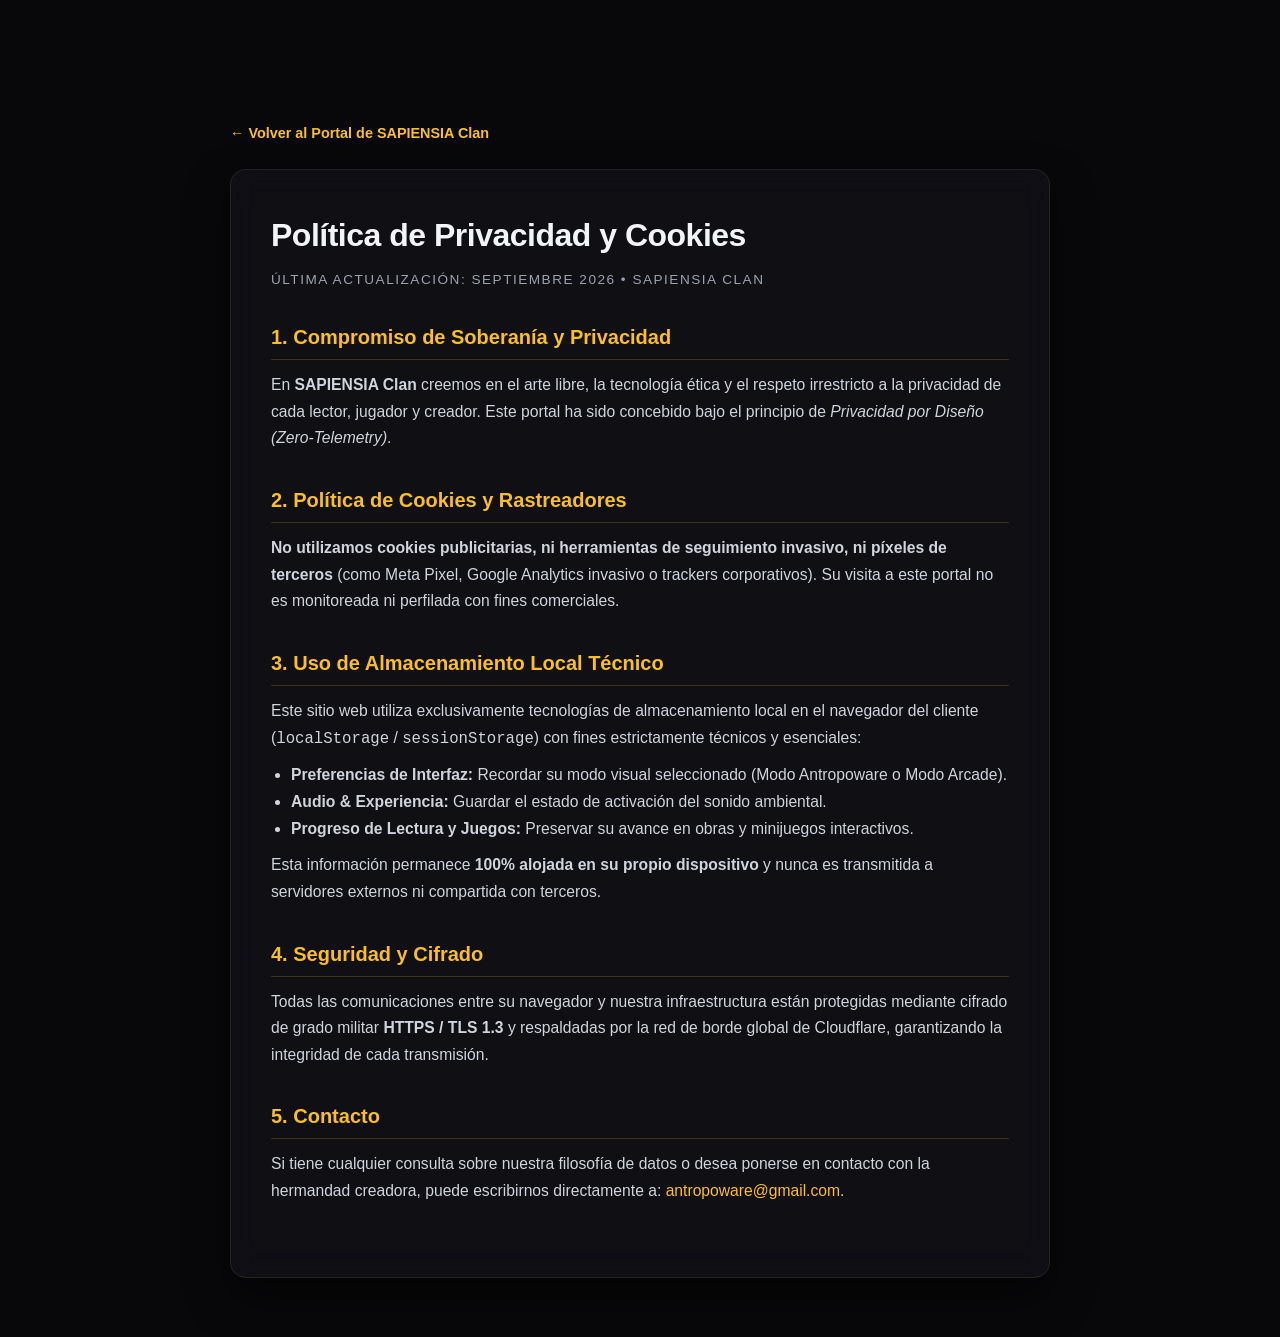
<file: privacidad.html>
<!DOCTYPE html>
<html lang="es">
<head>
  <meta charset="UTF-8">
  <meta name="viewport" content="width=device-width, initial-scale=1.0">
  <title>Política de Privacidad y Cookies — SAPIENSIA CLAN</title>
  <meta name="description" content="Política de privacidad, protección de datos y soberanía del usuario en el ecosistema de SAPIENSIA Clan.">
  <meta name="theme-color" content="#08080a">
  <link rel="icon" type="image/png" href="assets/logo_sapiensia_clan.png">

  <!-- Estilos del Ecosistema -->
  <link rel="stylesheet" href="css/variables.css">
  <link rel="stylesheet" href="css/base.css">
  <link rel="stylesheet" href="css/navbar_hero.css">
  <link rel="stylesheet" href="css/footer.css">
  <link rel="stylesheet" href="css/theme_arcade.css">

  <style>
    .legal-container {
      max-width: 860px;
      margin: 120px auto 60px;
      padding: 0 20px;
    }
    .legal-card {
      background: rgba(18, 18, 24, 0.75);
      border: 1px solid rgba(255, 255, 255, 0.08);
      border-radius: 16px;
      padding: 40px;
      backdrop-filter: blur(16px);
      -webkit-backdrop-filter: blur(16px);
      box-shadow: 0 20px 40px rgba(0, 0, 0, 0.5);
    }
    .legal-title {
      font-size: 2rem;
      color: #f3f4f6;
      margin-bottom: 8px;
      letter-spacing: -0.5px;
    }
    .legal-updated {
      font-size: 0.85rem;
      color: #9ca3af;
      margin-bottom: 30px;
      text-transform: uppercase;
      letter-spacing: 1.5px;
    }
    .legal-section {
      margin-bottom: 32px;
    }
    .legal-section h2 {
      font-size: 1.25rem;
      color: #fbbf24;
      margin-bottom: 12px;
      border-bottom: 1px solid rgba(251, 191, 36, 0.2);
      padding-bottom: 6px;
    }
    .legal-section p, .legal-section li {
      color: #d1d5db;
      line-height: 1.7;
      font-size: 0.98rem;
    }
    .legal-section ul {
      margin-left: 20px;
      margin-top: 10px;
    }
    .btn-back {
      display: inline-flex;
      align-items: center;
      gap: 8px;
      color: #fbbf24;
      text-decoration: none;
      font-weight: 600;
      font-size: 0.9rem;
      margin-bottom: 24px;
      transition: opacity 0.2s;
    }
    .btn-back:hover {
      opacity: 0.8;
    }
  </style>
</head>
<body>
  <div class="legal-container">
    <a href="index.html" class="btn-back">← Volver al Portal de SAPIENSIA Clan</a>
    
    <article class="legal-card">
      <h1 class="legal-title">Política de Privacidad y Cookies</h1>
      <div class="legal-updated">Última actualización: Septiembre 2026 • SAPIENSIA Clan</div>

      <section class="legal-section">
        <h2>1. Compromiso de Soberanía y Privacidad</h2>
        <p>En <strong>SAPIENSIA Clan</strong> creemos en el arte libre, la tecnología ética y el respeto irrestricto a la privacidad de cada lector, jugador y creador. Este portal ha sido concebido bajo el principio de <em>Privacidad por Diseño (Zero-Telemetry)</em>.</p>
      </section>

      <section class="legal-section">
        <h2>2. Política de Cookies y Rastreadores</h2>
        <p><strong>No utilizamos cookies publicitarias, ni herramientas de seguimiento invasivo, ni píxeles de terceros</strong> (como Meta Pixel, Google Analytics invasivo o trackers corporativos). Su visita a este portal no es monitoreada ni perfilada con fines comerciales.</p>
      </section>

      <section class="legal-section">
        <h2>3. Uso de Almacenamiento Local Técnico</h2>
        <p>Este sitio web utiliza exclusivamente tecnologías de almacenamiento local en el navegador del cliente (<code>localStorage</code> / <code>sessionStorage</code>) con fines estrictamente técnicos y esenciales:</p>
        <ul>
          <li><strong>Preferencias de Interfaz:</strong> Recordar su modo visual seleccionado (Modo Antropoware o Modo Arcade).</li>
          <li><strong>Audio & Experiencia:</strong> Guardar el estado de activación del sonido ambiental.</li>
          <li><strong>Progreso de Lectura y Juegos:</strong> Preservar su avance en obras y minijuegos interactivos.</li>
        </ul>
        <p style="margin-top: 10px;">Esta información permanece <strong>100% alojada en su propio dispositivo</strong> y nunca es transmitida a servidores externos ni compartida con terceros.</p>
      </section>

      <section class="legal-section">
        <h2>4. Seguridad y Cifrado</h2>
        <p>Todas las comunicaciones entre su navegador y nuestra infraestructura están protegidas mediante cifrado de grado militar <strong>HTTPS / TLS 1.3</strong> y respaldadas por la red de borde global de Cloudflare, garantizando la integridad de cada transmisión.</p>
      </section>

      <section class="legal-section">
        <h2>5. Contacto</h2>
        <p>Si tiene cualquier consulta sobre nuestra filosofía de datos o desea ponerse en contacto con la hermandad creadora, puede escribirnos directamente a: <a href="mailto:antropoware@gmail.com" style="color: #fbbf24; text-decoration: none;">antropoware@gmail.com</a>.</p>
      </section>
    </article>
  </div>
</body>
</html>
</file>
<file: css/style.css>
/* ==========================================================================
   SAPIENSIA CLAN — MASTER STYLESHEET (ARQUITECTURA MODULAR)
   Archivo: css/style.css
   Descripción: Orquestador central de hojas de estilo modulares.
   
   ÍNDICE DE MÓDULOS:
   1. variables.css            -> Tokens de diseño, paleta ámbar/cian, fuentes y radios.
   2. base.css                 -> Reseteo universal, tipografía, glassmorphism y pixel art.
   3. aurora_particles.css     -> Malla ambiental GPU y canvas de stardust.
   4. navbar_hero.css          -> Barra superior, toggle sonoro y Hero section.
   5. manifiesto.css           -> Banner cinemático del salmón y pilares éticos.
   6. clan.css                 -> Hexágono del clan, avatares animados y colaboradores.
   7. catalogo_obras.css       -> Libros, videojuegos, portadas y sinopsis.
   8. transmedia_donaciones.css-> Nodos transmedia, terminal y donaciones Binance Pay.
   9. footer.css               -> Tarjeta de contacto y pie de página editorial.
   ========================================================================== */

@import url('variables.css');
@import url('base.css');
@import url('aurora_particles.css');
@import url('navbar_hero.css');
@import url('manifiesto.css');
@import url('clan.css');
@import url('catalogo_obras.css');
@import url('transmedia_donaciones.css');
@import url('footer.css');
@import url('theme_arcade.css');
</file>
<file: css/variables.css>
﻿/* ==========================================================================
   SAPIENSIA CLAN — MÓDULO 1: VARIABLES GLOBALES & DESIGN TOKENS
   Archivo: css/variables.css
   Descripción: Definición centralizada de colores, fuentes, sombras y radios.
   ========================================================================== */

:root {
  /* --- COLORES DE FONDO & SUPERFICIES (DARK SCI-FI) --- */
  --bg-dark: #08080a;                    /* Fondo negro carbón profundo */
  --bg-card: rgba(14, 15, 20, 0.72);     /* Superficie base para tarjetas glass */
  --bg-card-hover: rgba(22, 24, 32, 0.85);/* Superficie activa al interactuar */
  
  /* --- PALETA ÁMBAR SAPIENSIA (IDENTIDAD PRINCIPAL) --- */
  --amber-primary: #f59e0b;              /* Ámbar dorado principal */
  --amber-glow: #fbbf24;                 /* Brillo dorado en crestas e iluminaciones */
  --amber-deep: #d97706;                 /* Ámbar oscuro para botones y gradientes */
  --amber-subtle: rgba(245, 158, 11, 0.12); /* Acento suave para fondos y pastillas */
  
  /* --- ACENTOS SECUNDARIOS & TRANSMEDIA --- */
  --cyan-accent: #38bdf8;                /* Cian cibernético / Universo Proiectio */
  --indigo-accent: #6366f1;              /* Índigo místico / Consciencia Dharma */
  --emerald-accent: #10b981;             /* Verde esmeralda para estados de éxito */
  
  /* --- TIPOGRAFÍA & CONTRASTES DE TEXTO --- */
  --text-primary: #f4f4f5;               /* Blanco suave de alta legibilidad */
  --text-secondary: #a1a1aa;             /* Gris claro para párrafos y descripciones */
  --text-muted: #71717a;                 /* Gris atenuado para metadatos y pies */
  
  /* --- BORDES & CRISTALERÍA GLASSMORPHISM --- */
  --border-glass: rgba(255, 255, 255, 0.08);    /* Borde sutil de cristal */
  --border-glass-hover: rgba(245, 158, 11, 0.4); /* Resaltado ámbar en hover */
  
  /* --- FAMILIAS TIPOGRÁFICAS --- */
  --font-serif-title: 'Cinzel', 'Instrument Serif', Georgia, serif; /* Títulos épicos */
  --font-serif-body: 'Instrument Serif', Georgia, serif;            /* Subtítulos poéticos */
  --font-mono: 'JetBrains Mono', monospace;                         /* Metadatos y terminal */
  --font-sans: 'Plus Jakarta Sans', -apple-system, sans-serif;      /* Lectura general limpia */
  
  /* --- RADIOS DE CURVATURA --- */
  --radius-sm: 8px;   /* Botones y chips */
  --radius-md: 16px;  /* Tarjetas estándar */
  --radius-lg: 24px;  /* Contenedores mayores */
}
</file>
<file: css/base.css>
﻿/* ==========================================================================
   SAPIENSIA CLAN — MÓDULO 2: BASE, TIPOGRAFÍA & UTILIDADES PIXEL ART
   Archivo: css/base.css
   Descripción: Reseteo CSS universal, configuración del cuerpo y renderizado de sprites.
   ========================================================================== */

/* --- RESETEO UNIVERSAL --- */
* {
  box-sizing: border-box;
  margin: 0;
  padding: 0;
  scroll-behavior: smooth;
}

/* --- CUERPO PRINCIPAL --- */
body {
  background-color: var(--bg-dark);
  color: var(--text-primary);
  font-family: var(--font-sans);
  line-height: 1.6;
  overflow-x: hidden;
  position: relative;
  min-height: 100vh;
  -webkit-font-smoothing: antialiased;
  -moz-osx-font-smoothing: grayscale;
}

/* --- CONTENEDORES DE SECCIÓN ESTÁNDAR --- */
.section-container {
  max-width: 1200px;
  margin: 0 auto;
  padding: 90px 24px;
}

.section-header {
  text-align: center;
  margin-bottom: 54px;
}

.section-badge {
  font-family: var(--font-mono);
  font-size: 0.7rem;
  letter-spacing: 0.22em;
  color: var(--amber-primary);
  text-transform: uppercase;
  margin-bottom: 8px;
}

.section-title {
  font-family: var(--font-serif-title);
  font-size: clamp(2rem, 3.5vw, 2.8rem);
  font-weight: 700;
  letter-spacing: 0.05em;
  color: #fff;
  margin-bottom: 12px;
}

.section-sub {
  color: var(--text-secondary);
  font-size: 1rem;
  max-width: 600px;
  margin: 0 auto;
}

.gold-line {
  width: 60px;
  height: 2px;
  background: linear-gradient(90deg, transparent, var(--amber-primary), transparent);
  margin: 18px auto 0;
}

/* --- CONTENEDOR GLASS BASE --- */
.card-glass {
  position: relative;
  background: var(--bg-card);
  backdrop-filter: blur(18px) saturate(160%);
  -webkit-backdrop-filter: blur(18px) saturate(160%);
  border-radius: var(--radius-md);
  border: 1px solid var(--border-glass);
  overflow: hidden;
  transition: border-color 0.3s ease, transform 0.2s ease, box-shadow 0.3s ease;
}

/* --- SPOTLIGHT REACTIVO AL CURSOR (CURSOR TRACKING) --- */
.spotlight-card {
  --mouse-x: 50%;
  --mouse-y: 50%;
  isolation: isolate;
}

.spotlight-card::before {
  content: "";
  position: absolute;
  inset: -1px;
  border-radius: inherit;
  padding: 1px;
  background: radial-gradient(
    380px circle at var(--mouse-x) var(--mouse-y),
    rgba(245, 158, 11, 0.75),
    rgba(99, 102, 241, 0.2) 40%,
    rgba(255, 255, 255, 0.03) 70%,
    transparent 100%
  );
  -webkit-mask: linear-gradient(#000 0 0) content-box, linear-gradient(#000 0 0);
  -webkit-mask-composite: xor;
  mask-composite: exclude;
  pointer-events: none;
  z-index: 1;
}

.spotlight-card::after {
  content: "";
  position: absolute;
  inset: 0;
  border-radius: inherit;
  background: radial-gradient(
    450px circle at var(--mouse-x) var(--mouse-y),
    rgba(245, 158, 11, 0.04),
    transparent 65%
  );
  pointer-events: none;
  z-index: 0;
}

/* --- CLASES DE RENDERIZADO PIXEL ART (PIX SPRITES) --- */
.pixel-icon-inline {
  width: 18px;
  height: 18px;
  image-rendering: pixelated;
  vertical-align: -3px;
  margin-right: 6px;
  display: inline-block;
}

.pixel-icon-lg {
  width: 44px;
  height: 44px;
  image-rendering: pixelated;
  display: inline-block;
  filter: drop-shadow(0 4px 12px rgba(245, 158, 11, 0.3));
  transition: transform 0.2s ease;
}

.card-glass:hover .pixel-icon-lg {
  transform: scale(1.1);
}

.pixel-icon-badge {
  width: 15px;
  height: 15px;
  image-rendering: pixelated;
  vertical-align: -2px;
  margin-right: 6px;
  display: inline-block;
}
</file>
<file: css/navbar_hero.css>
/* ==========================================================================
   SAPIENSIA CLAN — MÓDULO 4: NAVEGACIÓN GLASS & SECCIÓN HERO
   Archivo: css/navbar_hero.css
   Descripción: Barra superior flotante, control de audio y portada principal.
   ========================================================================== */

/* --- BARRA DE NAVEGACIÓN SUPERIOR --- */
.navbar-glass {
  position: fixed;
  top: 0;
  left: 0;
  width: 100%;
  z-index: 1000;
  padding: 16px 24px;
  background: rgba(8, 8, 10, 0.75);
  backdrop-filter: blur(20px) saturate(180%);
  -webkit-backdrop-filter: blur(20px) saturate(180%);
  border-bottom: 1px solid var(--border-glass);
}

.nav-container {
  max-width: 1200px;
  margin: 0 auto;
  display: flex;
  justify-content: space-between;
  align-items: center;
}

.brand-link {
  display: flex;
  align-items: center;
  gap: 12px;
  text-decoration: none;
}

.brand-logo {
  width: 38px;
  height: 38px;
  image-rendering: pixelated;
  filter: drop-shadow(0 0 10px rgba(245, 158, 11, 0.4));
}

.brand-name {
  font-family: var(--font-serif-title);
  font-size: 1.15rem;
  font-weight: 700;
  letter-spacing: 0.18em;
  color: #fff;
  display: block;
}

.brand-tag {
  font-family: var(--font-mono);
  font-size: 0.65rem;
  letter-spacing: 0.2em;
  color: var(--amber-primary);
  display: block;
}

.nav-links {
  display: flex;
  align-items: center;
  gap: 28px;
}

.nav-item {
  color: var(--text-secondary);
  text-decoration: none;
  font-size: 0.88rem;
  font-weight: 500;
  transition: color 0.2s ease;
}

.nav-item:hover {
  color: #fff;
}

.nav-btn-apoyo {
  background: var(--amber-subtle);
  border: 1px solid rgba(245, 158, 11, 0.4);
  color: var(--amber-glow);
  padding: 6px 14px;
  border-radius: 20px;
  font-weight: 600;
  transition: all 0.2s ease;
}

.nav-btn-apoyo:hover {
  background: rgba(245, 158, 11, 0.25);
  box-shadow: 0 0 15px rgba(245, 158, 11, 0.4);
  color: #fff;
}

/* --- BOTÓN DE CONTROL DE AUDIO HERTZ --- */
.btn-sound-glass {
  display: inline-flex;
  align-items: center;
  gap: 6px;
  background: rgba(255, 255, 255, 0.05);
  border: 1px solid var(--border-glass);
  color: var(--text-secondary);
  padding: 5px 12px;
  border-radius: 20px;
  font-family: var(--font-mono);
  font-size: 0.72rem;
  font-weight: 500;
  cursor: pointer;
  transition: all 0.2s ease;
}

.btn-sound-glass:hover {
  background: rgba(245, 158, 11, 0.15);
  border-color: rgba(245, 158, 11, 0.4);
  color: #fff;
}

.btn-sound-glass.is-muted {
  opacity: 0.55;
  border-color: rgba(255, 255, 255, 0.08);
}

/* --- CONMUTADOR DESLIZABLE ARCADE ON / OFF --- */
.arcade-switch-wrapper {
  display: inline-flex;
  flex-direction: column;
  align-items: center;
  justify-content: center;
  gap: 2px;
  user-select: none;
}

.arcade-switch-title {
  font-family: var(--font-mono);
  font-size: 0.58rem;
  font-weight: 700;
  letter-spacing: 0.16em;
  color: var(--text-muted);
  text-transform: uppercase;
  line-height: 1;
  transition: color 0.2s ease;
}

.arcade-switch-btn {
  display: inline-flex;
  align-items: center;
  gap: 6px;
  background: transparent;
  border: none;
  cursor: pointer;
  padding: 2px 4px;
  outline: none;
}

.switch-state-label {
  font-family: var(--font-mono);
  font-size: 0.65rem;
  font-weight: 700;
  letter-spacing: 0.05em;
  color: #52525b;
  transition: all 0.2s ease;
}

.arcade-switch-btn:not(.is-active-on) .label-off {
  color: #fbbf24;
  text-shadow: 0 0 8px rgba(245, 158, 11, 0.4);
}

.arcade-switch-btn.is-active-on .label-off {
  color: #52525b;
  opacity: 0.5;
}

.arcade-switch-btn.is-active-on .label-on {
  color: #38bdf8;
  text-shadow: 0 0 10px rgba(56, 189, 248, 0.7);
}

.arcade-switch-btn:not(.is-active-on) .label-on {
  color: #52525b;
  opacity: 0.5;
}

.switch-track {
  width: 44px;
  height: 22px;
  background: rgba(255, 255, 255, 0.08);
  border: 1px solid var(--border-glass);
  border-radius: 20px;
  position: relative;
  display: flex;
  align-items: center;
  padding: 2px;
  transition: all 0.25s cubic-bezier(0.4, 0, 0.2, 1);
}

.arcade-switch-btn:hover .switch-track {
  border-color: rgba(245, 158, 11, 0.5);
}

.arcade-switch-btn.is-active-on .switch-track {
  background: rgba(3, 105, 161, 0.4);
  border-color: #38bdf8;
  box-shadow: 0 0 12px rgba(56, 189, 248, 0.35);
}

.switch-thumb {
  width: 16px;
  height: 16px;
  background: #f59e0b;
  border-radius: 50%;
  display: flex;
  align-items: center;
  justify-content: center;
  transform: translateX(0);
  transition: transform 0.25s cubic-bezier(0.34, 1.56, 0.64, 1), background 0.25s ease, box-shadow 0.25s ease;
  box-shadow: 0 2px 5px rgba(0, 0, 0, 0.5);
}

.arcade-switch-btn.is-active-on .switch-thumb {
  transform: translateX(22px);
  background: #38bdf8;
  box-shadow: 0 0 10px #38bdf8;
}

.thumb-icon {
  font-size: 0.55rem;
  line-height: 1;
}

/* --- BOTÓN HAMBURGUESA MÓVIL --- */
.btn-mobile-menu {
  display: none;
  background: rgba(255, 255, 255, 0.05);
  border: 1px solid var(--border-glass);
  border-radius: var(--radius-sm);
  width: 42px;
  height: 42px;
  padding: 9px 8px;
  cursor: pointer;
  flex-direction: column;
  justify-content: space-between;
  align-items: center;
  transition: all 0.25s ease;
  z-index: 1001;
}

.btn-mobile-menu:hover {
  background: rgba(245, 158, 11, 0.15);
  border-color: var(--amber-primary);
}

.hamburger-line {
  width: 22px;
  height: 2px;
  background-color: #fff;
  border-radius: 2px;
  transition: all 0.3s cubic-bezier(0.4, 0, 0.2, 1);
  display: block;
}

.btn-mobile-menu.is-active .hamburger-line:nth-child(1) {
  transform: translateY(7px) rotate(45deg);
  background-color: var(--amber-glow);
}

.btn-mobile-menu.is-active .hamburger-line:nth-child(2) {
  opacity: 0;
  transform: scaleX(0);
}

.btn-mobile-menu.is-active .hamburger-line:nth-child(3) {
  transform: translateY(-7px) rotate(-45deg);
  background-color: var(--amber-glow);
}

/* --- RESPONSIVE MÓVIL PARA NAVEGACIÓN (< 860px) --- */
@media (max-width: 860px) {
  .btn-mobile-menu {
    display: flex;
  }

  .nav-links {
    position: fixed;
    top: 68px;
    left: 0;
    right: 0;
    width: 100%;
    background: rgba(8, 8, 10, 0.98);
    backdrop-filter: blur(30px) saturate(180%);
    -webkit-backdrop-filter: blur(30px) saturate(180%);
    border-bottom: 1px solid rgba(245, 158, 11, 0.25);
    flex-direction: column;
    align-items: stretch;
    padding: 24px 20px;
    gap: 12px;
    opacity: 0;
    pointer-events: none;
    transform: translateY(-12px);
    transition: all 0.3s cubic-bezier(0.16, 1, 0.3, 1);
    box-shadow: 0 24px 50px rgba(0, 0, 0, 0.95);
    z-index: 999;
  }

  .nav-links.is-open {
    opacity: 1;
    pointer-events: auto;
    transform: translateY(0);
  }

  .nav-item {
    font-size: 1.05rem;
    font-weight: 600;
    padding: 12px 16px;
    border-radius: var(--radius-sm);
    border: 1px solid rgba(255, 255, 255, 0.05);
    background: rgba(255, 255, 255, 0.02);
    display: flex;
    align-items: center;
    justify-content: space-between;
  }

  .nav-item:hover, .nav-item:active {
    background: rgba(245, 158, 11, 0.12);
    border-color: rgba(245, 158, 11, 0.4);
    color: var(--amber-glow);
  }

  .nav-btn-apoyo {
    justify-content: center;
    padding: 12px 18px;
    font-size: 1rem;
    margin-top: 6px;
    border-color: var(--amber-primary);
  }

  .btn-sound-glass {
    justify-content: center;
    padding: 10px 18px;
    font-size: 0.85rem;
    margin-top: 4px;
    width: 100%;
  }

  .arcade-switch-wrapper {
    flex-direction: row;
    justify-content: space-between;
    padding: 10px 16px;
    border-radius: var(--radius-sm);
    border: 1px solid rgba(255, 255, 255, 0.05);
    background: rgba(255, 255, 255, 0.02);
    margin-top: 4px;
    width: 100%;
  }
}

@media (max-width: 480px) {
  .navbar-glass {
    padding: 12px 16px;
  }

  .brand-logo {
    width: 32px;
    height: 32px;
  }

  .brand-name {
    font-size: 0.98rem;
    letter-spacing: 0.12em;
  }

  .brand-tag {
    font-size: 0.6rem;
  }
}

/* --- SECCIÓN HERO --- */
.hero-section {
  min-height: 90vh;
  display: flex;
  align-items: center;
  justify-content: center;
  padding: 120px 24px 60px;
  text-align: center;
}

.hero-content {
  max-width: 900px;
  margin: 0 auto;
}

.tech-badge {
  display: inline-flex;
  align-items: center;
  gap: 8px;
  font-family: var(--font-mono);
  font-size: 0.72rem;
  letter-spacing: 0.18em;
  color: var(--amber-primary);
  background: rgba(245, 158, 11, 0.08);
  border: 1px solid rgba(245, 158, 11, 0.3);
  padding: 6px 14px;
  border-radius: 9999px;
  margin-bottom: 24px;
}

.pulse-dot {
  width: 6px;
  height: 6px;
  border-radius: 50%;
  background-color: var(--amber-primary);
  box-shadow: 0 0 8px var(--amber-primary);
  animation: pulseDot 2s infinite;
}

@keyframes pulseDot {
  0%, 100% { opacity: 1; transform: scale(1); }
  50% { opacity: 0.4; transform: scale(0.8); }
}

.hero-title {
  font-family: var(--font-serif-title);
  font-size: clamp(2.4rem, 5.5vw, 4.2rem);
  font-weight: 700;
  line-height: 1.15;
  letter-spacing: 0.02em;
  color: #fff;
  margin-bottom: 24px;
}

.highlight-serif {
  font-family: var(--font-serif-body);
  font-style: italic;
  font-size: 1.08em;
  background: linear-gradient(180deg, #fbbf24 20%, #d97706 100%);
  -webkit-background-clip: text;
  -webkit-text-fill-color: transparent;
}

.hero-subtitle {
  font-size: clamp(1rem, 2vw, 1.2rem);
  color: var(--text-secondary);
  max-width: 680px;
  margin: 0 auto 36px;
  line-height: 1.7;
}

.hero-actions {
  display: flex;
  justify-content: center;
  align-items: center;
  gap: 16px;
  flex-wrap: wrap;
}

.btn-primary {
  background: linear-gradient(135deg, var(--amber-deep), #b45309);
  border: 1px solid var(--amber-primary);
  color: #fff;
  font-family: var(--font-mono);
  font-size: 0.85rem;
  font-weight: 700;
  letter-spacing: 0.1em;
  padding: 14px 28px;
  border-radius: var(--radius-sm);
  text-decoration: none;
  display: inline-flex;
  align-items: center;
  gap: 10px;
  box-shadow: 0 4px 24px rgba(217, 119, 6, 0.35);
  transition: all 0.2s ease;
}

.btn-primary:hover {
  transform: translateY(-2px);
  box-shadow: 0 6px 30px rgba(245, 158, 11, 0.5);
}

.btn-secondary {
  background: rgba(255, 255, 255, 0.04);
  border: 1px solid var(--border-glass);
  color: var(--text-primary);
  font-family: var(--font-mono);
  font-size: 0.85rem;
  font-weight: 600;
  letter-spacing: 0.1em;
  padding: 14px 28px;
  border-radius: var(--radius-sm);
  text-decoration: none;
  transition: all 0.2s ease;
}

.btn-secondary:hover {
  background: rgba(255, 255, 255, 0.08);
  border-color: rgba(255, 255, 255, 0.2);
}
</file>
<file: css/footer.css>
/* ==========================================================================
   SAPIENSIA CLAN — MÓDULO 9: CONTACTO & PIE DE PÁGINA EDITORIAL
   Archivo: css/footer.css
   Descripción: Tarjeta de contacto directo, aforismos de cierre y copyright.
   ========================================================================== */

/* --- TARJETA DE CONTACTO DIRECTO --- */
.contact-card {
  padding: 40px 30px;
  text-align: center;
}

.contact-title {
  font-family: var(--font-serif-title);
  font-size: 1.6rem;
  color: #fff;
  margin-bottom: 6px;
}

.contact-sub {
  color: var(--text-secondary);
  font-size: 0.95rem;
  margin-bottom: 24px;
}

.btn-email-direct {
  display: inline-flex;
  align-items: center;
  gap: 8px;
  background: rgba(255, 255, 255, 0.05);
  border: 1px solid var(--border-glass);
  color: #fff;
  font-family: var(--font-mono);
  font-size: 1.05rem;
  padding: 14px 28px;
  border-radius: var(--radius-sm);
  text-decoration: none;
  transition: all 0.2s ease;
}

.btn-email-direct:hover {
  background: rgba(245, 158, 11, 0.15);
  border-color: var(--amber-primary);
  color: var(--amber-glow);
  box-shadow: 0 0 25px rgba(245, 158, 11, 0.35);
}

.contact-note {
  font-size: 0.8rem;
  color: var(--text-muted);
  margin-top: 18px;
}

/* --- FOOTER GLASSMORPHISM --- */
.footer-glass {
  border-top: 1px solid var(--border-glass);
  padding: 40px 24px;
  background: rgba(8, 8, 10, 0.85);
  backdrop-filter: blur(16px);
}

.footer-container {
  max-width: 1200px;
  margin: 0 auto;
  display: flex;
  justify-content: space-between;
  align-items: center;
  flex-wrap: wrap;
  gap: 20px;
}

.footer-left {
  display: flex;
  flex-direction: column;
  gap: 8px;
  max-width: 540px;
}

.footer-quote {
  font-family: var(--font-serif-body);
  font-style: italic;
  font-size: 0.95rem;
  color: var(--amber-glow);
  opacity: 0.88;
  line-height: 1.45;
}

.footer-logo {
  width: 34px;
  height: 34px;
  image-rendering: pixelated;
  margin-bottom: 4px;
}

.footer-copy {
  font-size: 0.78rem;
  color: var(--text-muted);
  line-height: 1.5;
}

.footer-right {
  display: flex;
  gap: 20px;
}

.footer-right a {
  color: var(--text-secondary);
  text-decoration: none;
  font-size: 0.85rem;
  transition: color 0.2s ease;
}

.footer-right a:hover {
  color: var(--amber-glow);
}

/* --- BADGE / INSIGNIA DE SEGURIDAD CLOUDFLARE --- */
.footer-security-badge {
  display: inline-flex;
  align-items: center;
  gap: 8px;
  margin-top: 10px;
  padding: 5px 12px;
  background: rgba(255, 255, 255, 0.03);
  border: 1px solid rgba(255, 255, 255, 0.08);
  border-radius: 999px;
  font-size: 0.72rem;
  color: var(--text-secondary);
  font-family: var(--font-mono);
  width: fit-content;
}

.security-status-dot {
  width: 7px;
  height: 7px;
  border-radius: 50%;
  background: #10b981;
  box-shadow: 0 0 8px #10b981;
  display: inline-block;
  flex-shrink: 0;
}
</file>
<file: css/theme_arcade.css>
/* ==========================================================================
   SAPIENSIA CLAN — MÓDULO 10: MODO ARCADE (100% RETRO PIXEL ART TOTAL)
   Archivo: css/theme_arcade.css
   Descripción: Transformación total a estética Arcade 8/16-bits.
                Tipografías pixel, bordes dentados/biselados, cajas retro y cero bordes suaves.
   Autor: Nexo (Ingeniero Principal) & Pix (Artista Pixel Art)
   ========================================================================== */

/* ==========================================================================
   1. CONMUTACIÓN DE ICONOGRAFÍA (ANTROPO vs ARCADE)
   ========================================================================== */
.ico-arcade {
  display: none !important;
}

.ico-antropo {
  display: inline-block;
  margin-right: 6px;
  vertical-align: -1px;
}

[data-theme="arcade"] .ico-antropo {
  display: none !important;
}

[data-theme="arcade"] .ico-arcade {
  display: inline-block !important;
}

.manifiesto-icon .ico-antropo {
  font-size: 2.4rem;
  margin-right: 0;
  display: block;
}

.manifiesto-icon .ico-arcade {
  display: none !important;
}

[data-theme="arcade"] .manifiesto-icon .ico-antropo {
  display: none !important;
}

[data-theme="arcade"] .manifiesto-icon .ico-arcade {
  display: inline-block !important;
}

/* ==========================================================================
   2. ELIMINACIÓN UNIVERSAL DE BORDES REDONDOS (CERO CURVAS SUAVES)
   ========================================================================== */
[data-theme="arcade"],
[data-theme="arcade"] * {
  border-radius: 0 !important;
}

/* ==========================================================================
   3. TIPOGRAFÍAS 100% PIXEL ART (PRESS START 2P + SILKSCREEN + VT323)
   ========================================================================== */
[data-theme="arcade"] body {
  font-family: 'VT323', monospace;
  font-size: 1.38rem;
  line-height: 1.4;
  letter-spacing: 0.04em;
  background-color: #07080b;
}

/* --- TÍTULOS Y ENCABEZADOS ARCADE --- */
[data-theme="arcade"] .brand-name {
  font-family: 'Press Start 2P', monospace;
  font-size: 0.95rem;
  letter-spacing: 0.12em;
  color: #fbbf24;
  text-shadow: 2px 2px 0 #000;
}

[data-theme="arcade"] .hero-title {
  font-family: 'Press Start 2P', monospace;
  font-size: clamp(1.35rem, 3.2vw, 2.2rem);
  line-height: 1.45;
  letter-spacing: -0.02em;
  color: #fff;
  text-shadow: 3px 3px 0 #000, 0 0 15px rgba(245, 158, 11, 0.4);
}

[data-theme="arcade"] .highlight-serif {
  font-family: 'Silkscreen', 'Press Start 2P', monospace;
  font-style: normal;
  font-weight: 700;
  color: #fbbf24;
  background: none;
  -webkit-text-fill-color: initial;
  text-shadow: 2px 2px 0 #000, 0 0 12px rgba(245, 158, 11, 0.8);
}

[data-theme="arcade"] .section-title {
  font-family: 'Press Start 2P', monospace;
  font-size: clamp(1.15rem, 2.5vw, 1.7rem);
  line-height: 1.4;
  letter-spacing: 0.04em;
  color: #f4f4f5;
  text-shadow: 2px 2px 0 #000, 0 0 12px rgba(56, 189, 248, 0.4);
}

[data-theme="arcade"] .card-heading,
[data-theme="arcade"] .clan-name,
[data-theme="arcade"] .obra-title,
[data-theme="arcade"] .colaboradores-title,
[data-theme="arcade"] .donacion-heading,
[data-theme="arcade"] .contact-title {
  font-family: 'Press Start 2P', monospace;
  font-size: 1.05rem;
  line-height: 1.4;
  letter-spacing: 0.02em;
  color: #fff;
  text-shadow: 2px 2px 0 #000;
}

[data-theme="arcade"] .obra-title {
  font-size: 1.25rem;
  color: #fbbf24;
}

[data-theme="arcade"] .obra-subtitle-tag {
  font-family: 'Silkscreen', 'VT323', monospace;
  font-style: normal;
  font-size: 1.15rem;
  color: #38bdf8;
  letter-spacing: 0.05em;
  text-shadow: 1px 1px 0 #000;
}

/* --- PÁRRAFOS Y DESCRIPCIONES EN VT323 DE ALTA DEFINICIÓN --- */
[data-theme="arcade"] .hero-subtitle,
[data-theme="arcade"] .section-sub,
[data-theme="arcade"] .manifiesto-text,
[data-theme="arcade"] .manifiesto-text-sm,
[data-theme="arcade"] .formula-part,
[data-theme="arcade"] .clan-desc,
[data-theme="arcade"] .colaboradores-sub,
[data-theme="arcade"] .obra-synopsis,
[data-theme="arcade"] .obra-author,
[data-theme="arcade"] .donacion-desc,
[data-theme="arcade"] .contact-sub,
[data-theme="arcade"] .contact-note,
[data-theme="arcade"] .footer-quote,
[data-theme="arcade"] .footer-copy {
  font-family: 'VT323', monospace;
  font-size: 1.45rem;
  line-height: 1.35;
  letter-spacing: 0.03em;
  color: #d4d4d8;
}

[data-theme="arcade"] .hero-subtitle {
  font-size: 1.55rem;
  color: #e4e4e7;
}

/* --- BADGES, CHIPS Y METADATOS BITMAP --- */
[data-theme="arcade"] .tech-badge,
[data-theme="arcade"] .section-badge,
[data-theme="arcade"] .brand-tag,
[data-theme="arcade"] .clan-role,
[data-theme="arcade"] .obra-badge-float,
[data-theme="arcade"] .transmedia-badge,
[data-theme="arcade"] .meta-chip,
[data-theme="arcade"] .manifiesto-banner-caption,
[data-theme="arcade"] .status-box,
[data-theme="arcade"] .detail-row,
[data-theme="arcade"] .qr-caption {
  font-family: 'Press Start 2P', monospace;
  font-size: 0.56rem;
  letter-spacing: 0.06em;
  line-height: 1.5;
  text-transform: uppercase;
}

/* ==========================================================================
   4. BORDES PIXELADOS, BISELES 8/16-BITS & CAJAS ARCADE
   ========================================================================== */

/* --- TARJETAS GLASS TRANSFORMADAS A CAJAS DE DIÁLOGO RPG / ARCADE --- */
[data-theme="arcade"] .card-glass,
[data-theme="arcade"] .clan-card,
[data-theme="arcade"] .obra-card,
[data-theme="arcade"] .manifiesto-card,
[data-theme="arcade"] .transmedia-card,
[data-theme="arcade"] .donacion-box,
[data-theme="arcade"] .contact-card {
  background: #0a0d14 !important;
  border: 3px solid #1e293b !important;
  box-shadow: 
    inset 2px 2px 0 0 rgba(255, 255, 255, 0.15),
    inset -2px -2px 0 0 rgba(0, 0, 0, 0.8),
    4px 4px 0 0 #000,
    0 0 16px rgba(56, 189, 248, 0.12) !important;
  backdrop-filter: none !important;
  -webkit-backdrop-filter: none !important;
}

[data-theme="arcade"] .card-glass:hover {
  border-color: #38bdf8 !important;
  box-shadow: 
    inset 2px 2px 0 0 #7dd3fc,
    inset -2px -2px 0 0 #0369a1,
    6px 6px 0 0 #000,
    0 0 24px rgba(56, 189, 248, 0.3) !important;
}

/* --- TECH BADGE HERO RETRO --- */
[data-theme="arcade"] .tech-badge {
  background: #1c1304 !important;
  border: 2px solid #f59e0b !important;
  box-shadow: 
    inset 2px 2px 0 #fde68a,
    inset -2px -2px 0 #78350f,
    3px 3px 0 #000 !important;
  color: #fbbf24 !important;
  padding: 8px 16px;
}

/* --- CHIPS Y BADGES PIXELADOS --- */
[data-theme="arcade"] .meta-chip,
[data-theme="arcade"] .obra-badge-float,
[data-theme="arcade"] .transmedia-badge,
[data-theme="arcade"] .status-box {
  background: #030712 !important;
  border: 2px solid #38bdf8 !important;
  box-shadow: 2px 2px 0 #000, inset 1px 1px 0 #7dd3fc, inset -1px -1px 0 #0369a1 !important;
  color: #38bdf8 !important;
}

[data-theme="arcade"] .obra-badge-float {
  border-color: #f59e0b !important;
  box-shadow: 2px 2px 0 #000, inset 1px 1px 0 #fde68a, inset -1px -1px 0 #78350f !important;
  color: #fbbf24 !important;
}

/* --- INSIGNIAS DE ROL INDIVIDUALIZADAS (CLAN & ALIADAS EN MODO ARCADE) --- */
[data-theme="arcade"] .clan-role {
  padding: 4px 8px !important;
  line-height: 1.5 !important;
}

/* 1. Director (Anigami Agadni - Ámbar / Oro) */
[data-theme="arcade"] .clan-role.role-director {
  color: #fbbf24 !important;
  background: #1c1304 !important;
  border: 2px solid #f59e0b !important;
  box-shadow: 2px 2px 0 #000, inset 1px 1px 0 #fde68a, inset -1px -1px 0 #78350f !important;
}

/* 2. Ingeniero Principal (Nexo - Cian Eléctrico) */
[data-theme="arcade"] .clan-role.role-ing {
  color: #38bdf8 !important;
  background: #041421 !important;
  border: 2px solid #0284c7 !important;
  box-shadow: 2px 2px 0 #000, inset 1px 1px 0 #7dd3fc, inset -1px -1px 0 #0369a1 !important;
}

/* 3. Artista Pixel Art (Pix - Magenta / Rosa Neón) */
[data-theme="arcade"] .clan-role.role-art {
  color: #f472b6 !important;
  background: #200816 !important;
  border: 2px solid #ec4899 !important;
  box-shadow: 2px 2px 0 #000, inset 1px 1px 0 #fbcfe8, inset -1px -1px 0 #be185d !important;
}

/* 4. Cronista del Yermo (Silas - Violeta / Púrpura Místico) */
[data-theme="arcade"] .clan-role.role-lore {
  color: #c084fc !important;
  background: #170724 !important;
  border: 2px solid #a855f7 !important;
  box-shadow: 2px 2px 0 #000, inset 1px 1px 0 #e9d5ff, inset -1px -1px 0 #7e22ce !important;
}

/* 5. Sonidista Procedural (Hertz - Verde Esmeralda / Matrix) */
[data-theme="arcade"] .clan-role.role-sound {
  color: #34d399 !important;
  background: #021a12 !important;
  border: 2px solid #10b981 !important;
  box-shadow: 2px 2px 0 #000, inset 1px 1px 0 #a7f3d0, inset -1px -1px 0 #047857 !important;
}

/* 6. Estratega de Enlace (Éter - Naranja / Cobre) */
[data-theme="arcade"] .clan-role.role-comm {
  color: #fb923c !important;
  background: #240d04 !important;
  border: 2px solid #ea580c !important;
  box-shadow: 2px 2px 0 #000, inset 1px 1px 0 #fed7aa, inset -1px -1px 0 #9a3412 !important;
}

/* 7. Consultoría Literatura (Claudia - Índigo / Azul Real) */
[data-theme="arcade"] .clan-role.role-colab-lit {
  color: #a5b4fc !important;
  background: #0d0e26 !important;
  border: 2px solid #6366f1 !important;
  box-shadow: 2px 2px 0 #000, inset 1px 1px 0 #c7d2fe, inset -1px -1px 0 #4338ca !important;
}

/* 8. Consultoría Gráfica & Técnica (Lumen - Teal / Aguamarina) */
[data-theme="arcade"] .clan-role.role-colab-tech {
  color: #5eead4 !important;
  background: #041d1a !important;
  border: 2px solid #14b8a6 !important;
  box-shadow: 2px 2px 0 #000, inset 1px 1px 0 #99f6e4, inset -1px -1px 0 #0f766e !important;
}

[data-theme="arcade"] .gold-line {
  width: 80px;
  height: 4px;
  background: #f59e0b;
  box-shadow: 0 2px 0 #000, 0 -2px 0 #000;
}

/* ==========================================================================
   5. BOTONES PIXEL ART CON RELIEVE Y BISEL RETRO 8/16-BITS
   ========================================================================== */

/* --- BOTÓN PRIMARIO (HERO / CTA ÁMBAR RETRO) --- */
[data-theme="arcade"] .btn-primary {
  font-family: 'Press Start 2P', monospace !important;
  font-size: 0.72rem !important;
  background: #d97706 !important;
  border: 2px solid #000 !important;
  box-shadow: 
    inset 3px 3px 0 #fde68a,
    inset -3px -3px 0 #78350f,
    4px 4px 0 #000 !important;
  color: #fff !important;
  text-shadow: 1px 1px 0 #000 !important;
  padding: 14px 22px !important;
  transition: none !important;
}

[data-theme="arcade"] .btn-primary:hover {
  background: #f59e0b !important;
  box-shadow: 
    inset 3px 3px 0 #fff,
    inset -3px -3px 0 #92400e,
    5px 5px 0 #000 !important;
  transform: translate(-1px, -1px) !important;
}

[data-theme="arcade"] .btn-primary:active {
  transform: translate(3px, 3px) !important;
  box-shadow: 
    inset 3px 3px 0 #78350f,
    1px 1px 0 #000 !important;
}

/* --- BOTÓN SECUNDARIO (HERO GRIS ARCADE) --- */
[data-theme="arcade"] .btn-secondary {
  font-family: 'Press Start 2P', monospace !important;
  font-size: 0.72rem !important;
  background: #1e293b !important;
  border: 2px solid #000 !important;
  box-shadow: 
    inset 3px 3px 0 #64748b,
    inset -3px -3px 0 #020617,
    4px 4px 0 #000 !important;
  color: #f4f4f5 !important;
  text-shadow: 1px 1px 0 #000 !important;
  padding: 14px 22px !important;
  transition: none !important;
}

[data-theme="arcade"] .btn-secondary:hover {
  background: #334155 !important;
  box-shadow: 
    inset 3px 3px 0 #94a3b8,
    inset -3px -3px 0 #0f172a,
    5px 5px 0 #000 !important;
  transform: translate(-1px, -1px) !important;
}

[data-theme="arcade"] .btn-secondary:active {
  transform: translate(3px, 3px) !important;
  box-shadow: 
    inset 3px 3px 0 #020617,
    1px 1px 0 #000 !important;
}

/* --- BOTONES DE CATÁLOGO (LEER, AUDIO, JUGAR) --- */
[data-theme="arcade"] .btn-card-primary,
[data-theme="arcade"] .btn-play {
  font-family: 'Press Start 2P', monospace !important;
  font-size: 0.65rem !important;
  background: #0284c7 !important;
  border: 2px solid #000 !important;
  box-shadow: 
    inset 2px 2px 0 #7dd3fc,
    inset -2px -2px 0 #0369a1,
    3px 3px 0 #000 !important;
  color: #fff !important;
  text-shadow: 1px 1px 0 #000 !important;
  padding: 10px 16px !important;
  transition: none !important;
}

[data-theme="arcade"] .btn-play {
  background: #d97706 !important;
  box-shadow: 
    inset 2px 2px 0 #fde68a,
    inset -2px -2px 0 #78350f,
    3px 3px 0 #000 !important;
}

[data-theme="arcade"] .btn-card-primary:hover,
[data-theme="arcade"] .btn-play:hover {
  filter: brightness(1.15);
  transform: translate(-1px, -1px) !important;
  box-shadow: 
    inset 2px 2px 0 #fff,
    inset -2px -2px 0 #000,
    4px 4px 0 #000 !important;
}

[data-theme="arcade"] .btn-card-primary:active,
[data-theme="arcade"] .btn-play:active {
  transform: translate(2px, 2px) !important;
  box-shadow: inset 2px 2px 0 #000, 1px 1px 0 #000 !important;
}

[data-theme="arcade"] .btn-card-audio {
  font-family: 'Press Start 2P', monospace !important;
  font-size: 0.65rem !important;
  background: #b45309 !important;
  border: 2px solid #000 !important;
  box-shadow: 
    inset 2px 2px 0 #fde68a,
    inset -2px -2px 0 #78350f,
    3px 3px 0 #000 !important;
  color: #fff !important;
  text-shadow: 1px 1px 0 #000 !important;
  padding: 10px 16px !important;
  transition: none !important;
}

[data-theme="arcade"] .btn-card-sub {
  font-family: 'Press Start 2P', monospace !important;
  font-size: 0.58rem !important;
  background: #0f172a !important;
  border: 2px solid #000 !important;
  box-shadow: 
    inset 2px 2px 0 #475569,
    inset -2px -2px 0 #020617,
    2px 2px 0 #000 !important;
  color: #cbd5e1 !important;
  padding: 8px 10px !important;
  transition: none !important;
}

[data-theme="arcade"] .btn-copy,
[data-theme="arcade"] .btn-email-direct {
  font-family: 'Press Start 2P', monospace !important;
  font-size: 0.65rem !important;
  background: #0f172a !important;
  border: 2px solid #000 !important;
  box-shadow: 
    inset 2px 2px 0 #38bdf8,
    inset -2px -2px 0 #020617,
    3px 3px 0 #000 !important;
  color: #38bdf8 !important;
  transition: none !important;
}

/* --- BOTONES DE LA BARRA DE NAVEGACIÓN --- */
[data-theme="arcade"] .nav-item {
  font-family: 'Press Start 2P', monospace !important;
  font-size: 0.62rem !important;
  letter-spacing: 0.05em;
  color: #a1a1aa;
}

[data-theme="arcade"] .nav-item:hover {
  color: #fbbf24 !important;
}

[data-theme="arcade"] .nav-btn-apoyo {
  font-family: 'Press Start 2P', monospace !important;
  font-size: 0.62rem !important;
  background: #78350f !important;
  border: 2px solid #000 !important;
  box-shadow: 
    inset 2px 2px 0 #fbbf24,
    inset -2px -2px 0 #451a03,
    2px 2px 0 #000 !important;
  color: #fef08a !important;
  padding: 6px 12px !important;
}

[data-theme="arcade"] .btn-sound-glass {
  font-family: 'Press Start 2P', monospace !important;
  font-size: 0.60rem !important;
  background: #0f172a !important;
  border: 2px solid #000 !important;
  box-shadow: 
    inset 2px 2px 0 #38bdf8,
    inset -2px -2px 0 #020617,
    2px 2px 0 #000 !important;
  color: #38bdf8 !important;
  padding: 6px 10px !important;
}

/* --- CONMUTADOR SLIDER ARCADE ON / OFF --- */
[data-theme="arcade"] .arcade-switch-title {
  font-family: 'Press Start 2P', monospace !important;
  font-size: 0.52rem !important;
  color: #fbbf24 !important;
  text-shadow: 1px 1px 0 #000 !important;
}

[data-theme="arcade"] .switch-state-label {
  font-family: 'Press Start 2P', monospace !important;
  font-size: 0.54rem !important;
}

[data-theme="arcade"] .switch-track {
  width: 48px !important;
  height: 22px !important;
  border: 2px solid #000 !important;
  background: #0f172a !important;
  box-shadow: inset 2px 2px 0 #020617, inset -2px -2px 0 #1e293b, 2px 2px 0 #000 !important;
}

[data-theme="arcade"] .switch-thumb {
  width: 16px !important;
  height: 16px !important;
  border: 2px solid #000 !important;
  background: #38bdf8 !important;
  box-shadow: inset 1px 1px 0 #7dd3fc, inset -1px -1px 0 #0369a1 !important;
}

[data-theme="arcade"] .arcade-switch-btn.is-active-on .switch-thumb {
  transform: translateX(24px) !important;
}

/* ==========================================================================
   6. RENDERIZADO DE ASSETS, AVATARES Y PORTADAS PIXEL
   ========================================================================== */
[data-theme="arcade"] .obra-cover-img,
[data-theme="arcade"] .manifiesto-pixel-banner,
[data-theme="arcade"] .clan-avatar,
[data-theme="arcade"] .brand-logo,
[data-theme="arcade"] .qr-image {
  image-rendering: pixelated !important;
}

[data-theme="arcade"] .obra-cover-box {
  border: 3px solid #000 !important;
  box-shadow: 4px 4px 0 #1e293b !important;
}

/* --- CAJETINES DE AVATAR PIXEL ART INDIVIDUALIZADOS --- */
[data-theme="arcade"] .avatar-box {
  background: #080a10 !important;
  border: 2px solid #38bdf8 !important;
  box-shadow: 3px 3px 0 #000 !important;
  transition: transform 0.15s ease, filter 0.15s ease !important;
}

[data-theme="arcade"] .clan-card:hover .avatar-box {
  transform: translate(-1px, -1px) !important;
  filter: brightness(1.2) !important;
}

/* 1. Director (Anigami - Ámbar) */
[data-theme="arcade"] .avatar-box.avatar-director {
  border-color: #f59e0b !important;
  background: #1c1304 !important;
  box-shadow: 3px 3px 0 #000, inset 1px 1px 0 #fde68a, inset -1px -1px 0 #78350f, 0 0 14px rgba(245, 158, 11, 0.35) !important;
}

/* 2. Ingeniero Principal (Nexo - Cian) */
[data-theme="arcade"] .avatar-box.avatar-ing {
  border-color: #0284c7 !important;
  background: #041421 !important;
  box-shadow: 3px 3px 0 #000, inset 1px 1px 0 #7dd3fc, inset -1px -1px 0 #0369a1, 0 0 14px rgba(56, 189, 248, 0.35) !important;
}

/* 3. Artista Pixel Art (Pix - Magenta / Rosa) */
[data-theme="arcade"] .avatar-box.avatar-art {
  border-color: #ec4899 !important;
  background: #200816 !important;
  box-shadow: 3px 3px 0 #000, inset 1px 1px 0 #fbcfe8, inset -1px -1px 0 #be185d, 0 0 14px rgba(236, 72, 153, 0.35) !important;
}

/* 4. Cronista del Yermo (Silas - Púrpura) */
[data-theme="arcade"] .avatar-box.avatar-lore {
  border-color: #a855f7 !important;
  background: #170724 !important;
  box-shadow: 3px 3px 0 #000, inset 1px 1px 0 #e9d5ff, inset -1px -1px 0 #7e22ce, 0 0 14px rgba(168, 85, 247, 0.35) !important;
}

/* 5. Sonidista Procedural (Hertz - Verde Esmeralda) */
[data-theme="arcade"] .avatar-box.avatar-sound {
  border-color: #10b981 !important;
  background: #021a12 !important;
  box-shadow: 3px 3px 0 #000, inset 1px 1px 0 #a7f3d0, inset -1px -1px 0 #047857, 0 0 14px rgba(16, 185, 129, 0.35) !important;
}

/* 6. Estratega de Enlace (Éter - Naranja) */
[data-theme="arcade"] .avatar-box.avatar-comm {
  border-color: #ea580c !important;
  background: #240d04 !important;
  box-shadow: 3px 3px 0 #000, inset 1px 1px 0 #fed7aa, inset -1px -1px 0 #9a3412, 0 0 14px rgba(251, 146, 60, 0.35) !important;
}

/* 7. Colaboradora Literatura (Claudia - Índigo) */
[data-theme="arcade"] .avatar-box.avatar-colab-lit {
  border-color: #6366f1 !important;
  background: #0d0e26 !important;
  box-shadow: 3px 3px 0 #000, inset 1px 1px 0 #c7d2fe, inset -1px -1px 0 #4338ca, 0 0 14px rgba(99, 102, 241, 0.35) !important;
}

/* 8. Colaboradora Gráfica & Técnica (Lumen - Teal) */
[data-theme="arcade"] .avatar-box.avatar-colab-tech {
  border-color: #14b8a6 !important;
  background: #041d1a !important;
  box-shadow: 3px 3px 0 #000, inset 1px 1px 0 #99f6e4, inset -1px -1px 0 #0f766e, 0 0 14px rgba(20, 184, 166, 0.35) !important;
}

[data-theme="arcade"] .formula-box,
[data-theme="arcade"] .binance-details-card {
  background: #030712 !important;
  border: 2px solid #38bdf8 !important;
  box-shadow: inset 1px 1px 0 #7dd3fc, inset -1px -1px 0 #0369a1, 3px 3px 0 #000 !important;
}

/* --- EL TINTERO / LA FORJA EN MODO ARCADE --- */
[data-theme="arcade"] .tintero-item {
  background: #060910 !important;
  border: 2px solid #1e293b !important;
  border-left: 4px solid #f59e0b !important;
  box-shadow: 2px 2px 0 #000, inset 1px 1px 0 rgba(255, 255, 255, 0.08) !important;
}

[data-theme="arcade"] .tintero-item:hover {
  border-color: #f59e0b !important;
  box-shadow: 3px 3px 0 #000, 0 0 12px rgba(245, 158, 11, 0.25) !important;
  transform: translate(-1px, -1px) !important;
}

[data-theme="arcade"] .tintero-title {
  font-family: 'Press Start 2P', monospace !important;
  font-size: 0.72rem !important;
  color: #fbbf24 !important;
}

[data-theme="arcade"] .tintero-tag {
  font-family: 'Press Start 2P', monospace !important;
  font-size: 0.48rem !important;
  background: #1c1304 !important;
  border: 1px solid #f59e0b !important;
  color: #fbbf24 !important;
}

[data-theme="arcade"] .tintero-desc {
  font-family: 'VT323', monospace !important;
  font-size: 1.35rem !important;
  line-height: 1.3 !important;
  color: #d4d4d8 !important;
}

/* --- TRILOGÍA PROIECTIO EN MODO ARCADE --- */
[data-theme="arcade"] .proiectio-triptych-grid {
  background: #030712 !important;
  border: 2px solid #38bdf8 !important;
  box-shadow: 3px 3px 0 #000 !important;
  gap: 4px !important;
}

[data-theme="arcade"] .proiectio-cover-img {
  image-rendering: pixelated !important;
  border: 1px solid #000 !important;
}

[data-theme="arcade"] .proiectio-book-title {
  font-family: 'Press Start 2P', monospace !important;
  font-size: 0.58rem !important;
  color: #fbbf24 !important;
}

[data-theme="arcade"] .proiectio-book-sub {
  font-family: 'VT323', monospace !important;
  font-size: 1.15rem !important;
  color: #94a3b8 !important;
}

/* ==========================================================================
   7. CAPA RETRO SCANLINES CRT (0 CPU OVERHEAD)
   ========================================================================== */
[data-theme="arcade"] body::before {
  content: " ";
  position: fixed;
  top: 0;
  left: 0;
  bottom: 0;
  right: 0;
  background: 
    linear-gradient(rgba(18, 16, 16, 0) 50%, rgba(0, 0, 0, 0.35) 50%),
    linear-gradient(90deg, rgba(255, 0, 0, 0.02), rgba(0, 255, 0, 0.01), rgba(0, 0, 255, 0.02));
  z-index: 99999;
  background-size: 100% 4px, 6px 100%;
  pointer-events: none;
  opacity: 0.8;
}

/* ==========================================================================
   8. BADGE DE SEGURIDAD RETRO ARCADE (CLOUDFLARE SECURE EDGE)
   ========================================================================== */
[data-theme="arcade"] .footer-security-badge {
  border-radius: 0 !important;
  background: #021a12 !important;
  border: 1px solid #10b981 !important;
  color: #34d399 !important;
  font-family: 'Press Start 2P', monospace !important;
  font-size: 0.52rem !important;
  letter-spacing: 0.5px;
  box-shadow: 2px 2px 0 #000, inset 1px 1px 0 #6ee7b7;
  padding: 6px 10px !important;
}

[data-theme="arcade"] .security-status-dot {
  border-radius: 0 !important;
  background: #34d399 !important;
  box-shadow: 0 0 6px #34d399 !important;
}

/* ==========================================================================
   9. METAMORFOSIS VISUAL (TRANSICIÓN CINEMÁTICA ARCADE <-> ANTROPO)
   ========================================================================== */
body.theme-metamorphosis {
  animation: theme-warp-shake 0.38s cubic-bezier(0.36, 0.07, 0.19, 0.97) both,
             theme-warp-glitch 0.38s ease-in-out both;
  overflow-x: hidden !important;
  will-change: transform, filter;
}

@keyframes theme-warp-shake {
  0% { transform: translate(0, 0) scale(1); }
  15% { transform: translate(-4px, 2.5px) skewX(-0.7deg) scale(1.003); }
  30% { transform: translate(4px, -2.5px) skewX(0.7deg) scale(0.998); }
  45% { transform: translate(-3px, 1.5px) scale(1.002); }
  60% { transform: translate(2px, -1px) scale(1); }
  75% { transform: translate(-1px, 0.5px); }
  100% { transform: translate(0, 0) scale(1); }
}

@keyframes theme-warp-glitch {
  0% {
    filter: none;
  }
  20% {
    filter: blur(1.5px) brightness(1.3) contrast(1.35) drop-shadow(-4px 0 0 rgba(0, 229, 255, 0.85)) drop-shadow(4px 0 0 rgba(255, 0, 85, 0.85));
  }
  50% {
    filter: blur(2.5px) brightness(1.45) contrast(1.5) drop-shadow(5px 0 0 rgba(0, 229, 255, 0.95)) drop-shadow(-5px 0 0 rgba(245, 158, 11, 0.95));
  }
  75% {
    filter: blur(1px) brightness(1.15) contrast(1.1) drop-shadow(-2px 0 0 rgba(0, 255, 170, 0.7));
  }
  100% {
    filter: none;
  }
}

/* Flash de Barrido Láser / CRT Degauss Overlay */
.theme-warp-overlay {
  position: fixed;
  inset: 0;
  pointer-events: none;
  z-index: 100000;
  opacity: 0;
  mix-blend-mode: screen;
  background: linear-gradient(
    to bottom,
    transparent 0%,
    rgba(245, 158, 11, 0.15) 35%,
    rgba(0, 229, 255, 0.55) 50%,
    rgba(255, 0, 85, 0.45) 52%,
    rgba(255, 255, 255, 0.85) 50%,
    transparent 65%,
    transparent 100%
  );
  background-size: 100% 300%;
}

.theme-warp-overlay.is-warping {
  animation: theme-crt-sweep 0.4s cubic-bezier(0.1, 0.85, 0.25, 1) forwards;
}

@keyframes theme-crt-sweep {
  0% {
    opacity: 0;
    background-position: 50% 0%;
  }
  25% {
    opacity: 1;
  }
  60% {
    opacity: 0.8;
    background-position: 50% 100%;
  }
  100% {
    opacity: 0;
    background-position: 50% 200%;
  }
}
</file>
